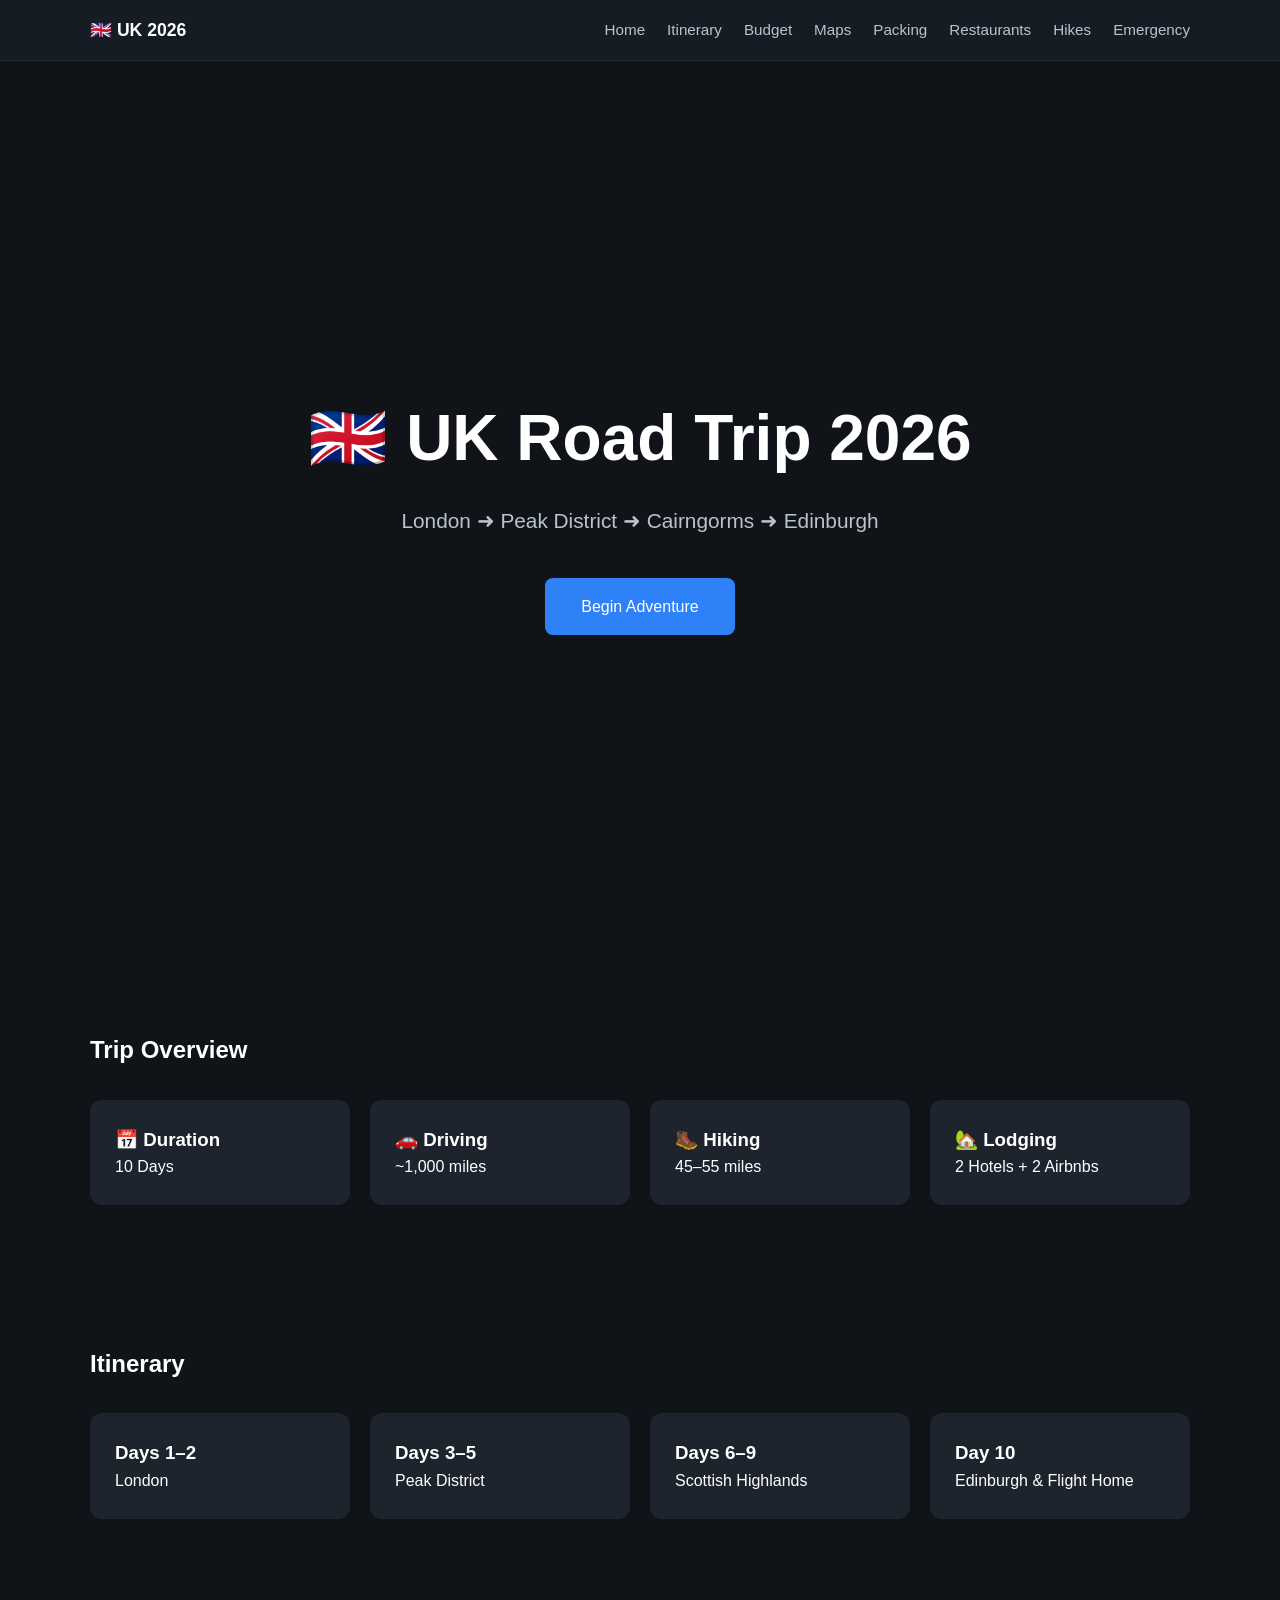
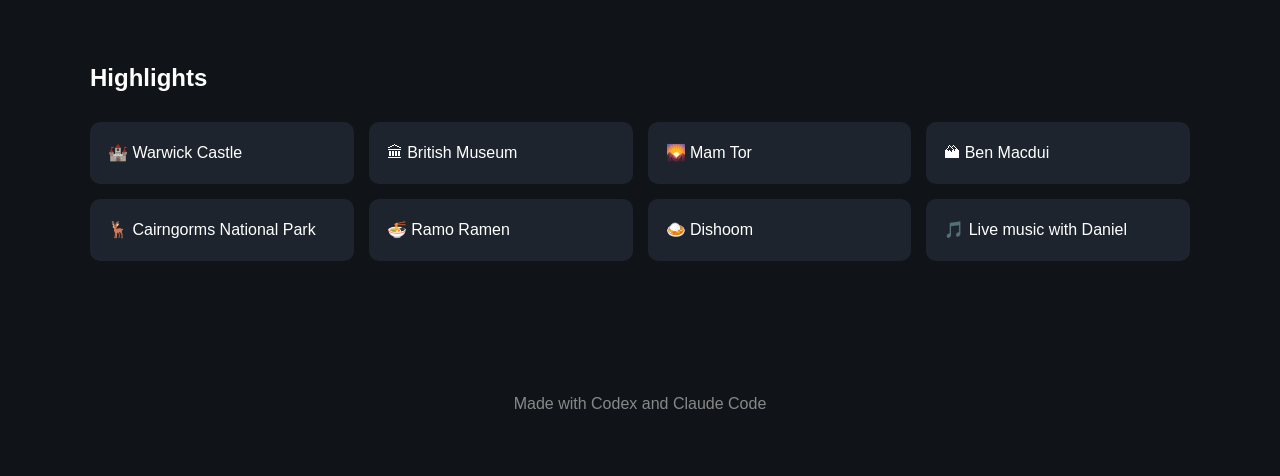
<file: index.html>
<!DOCTYPE html>
<html lang="en">

<head>
    <meta charset="UTF-8">
    <meta name="viewport" content="width=device-width, initial-scale=1.0">

    <title>UK Road Trip 2026</title>

    <link rel="stylesheet" href="CSS/style.css">
</head>

<body>

    <nav class="site-nav">
        <div class="nav-inner">
            <a class="nav-logo" href="index.html">🇬🇧 UK 2026</a>
            <div class="nav-links">
                <a href="index.html">Home</a>
                <a href="itinerary.html">Itinerary</a>
                <a href="budget.html">Budget</a>
                <a href="map.html">Maps</a>
                <a href="packing.html">Packing</a>
                <a href="restaurants.html">Restaurants</a>
                <a href="hikes.html">Hikes</a>
                <a href="emergency.html">Emergency</a>
            </div>
        </div>
    </nav>

    <header>

        <h1>🇬🇧 UK Road Trip 2026</h1>

        <p class="subtitle">
            London ➜ Peak District ➜ Cairngorms ➜ Edinburgh
        </p>

        <a class="button" href="#overview">
            Begin Adventure
        </a>

    </header>

    <section id="overview">

        <h2>Trip Overview</h2>

        <div class="cards">

            <div class="card">
                <h3>📅 Duration</h3>
                <p>10 Days</p>
            </div>

            <div class="card">
                <h3>🚗 Driving</h3>
                <p>~1,000 miles</p>
            </div>

            <div class="card">
                <h3>🥾 Hiking</h3>
                <p>45–55 miles</p>
            </div>

            <div class="card">
                <h3>🏡 Lodging</h3>
                <p>2 Hotels + 2 Airbnbs</p>
            </div>

        </div>

    </section>

    <section>

        <h2>Itinerary</h2>

        <div class="cards">

            <a class="day" href="itinerary.html#day-1">
                <h3>Days 1–2</h3>
                <p>London</p>
            </a>

            <a class="day" href="itinerary.html#day-3">
                <h3>Days 3–5</h3>
                <p>Peak District</p>
            </a>

            <a class="day" href="itinerary.html#day-6">
                <h3>Days 6–9</h3>
                <p>Scottish Highlands</p>
            </a>

            <a class="day" href="itinerary.html#day-10">
                <h3>Day 10</h3>
                <p>Edinburgh & Flight Home</p>
            </a>

        </div>

    </section>

    <section>

        <h2>Highlights</h2>

        <ul class="highlight-list">

            <li>🏰 Warwick Castle</li>
            <li>🏛 British Museum</li>
            <li>🌄 Mam Tor</li>
            <li>🏔 Ben Macdui</li>
            <li>🦌 Cairngorms National Park</li>
            <li>🍜 Ramo Ramen</li>
            <li>🍛 Dishoom</li>
            <li>🎵 Live music with Daniel</li>

        </ul>

    </section>

    <footer>

        Made with Codex and Claude Code

    </footer>

    <script src="js/main.js"></script>

</body>

</html>
</file>
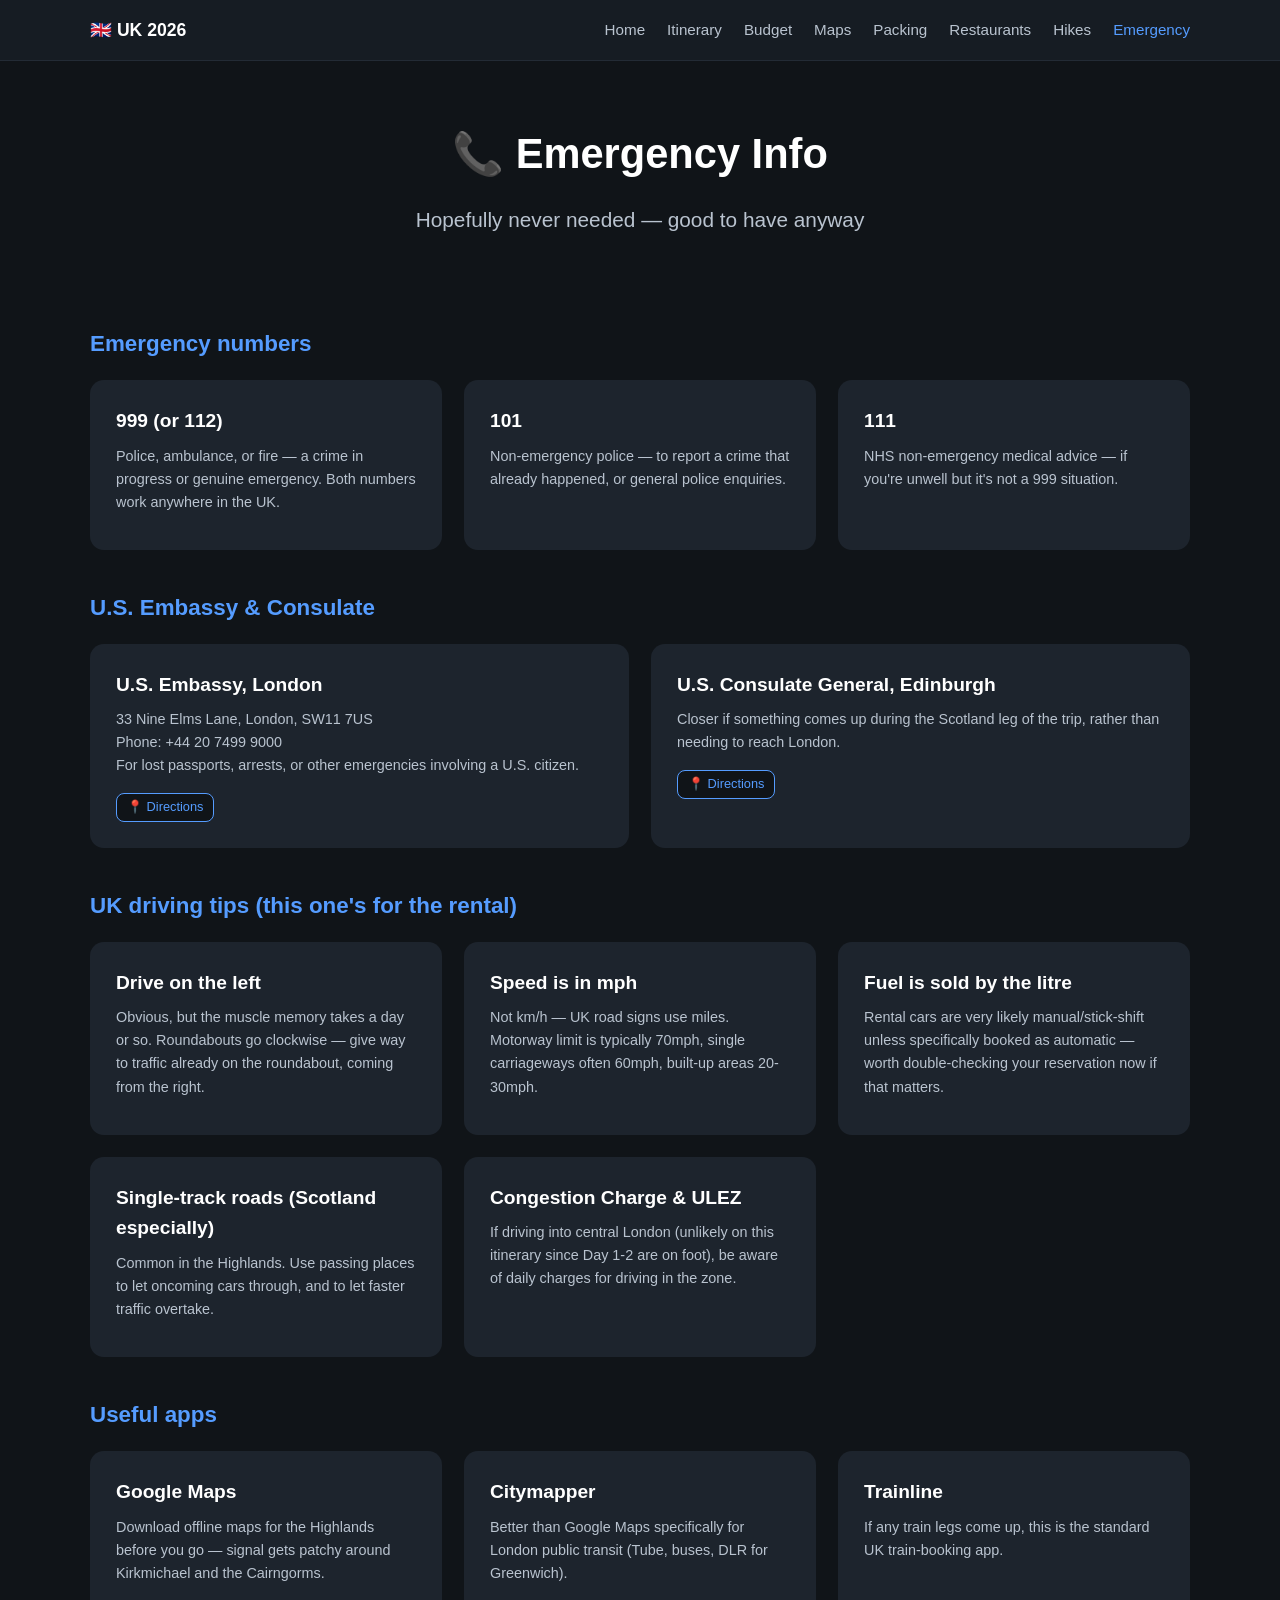
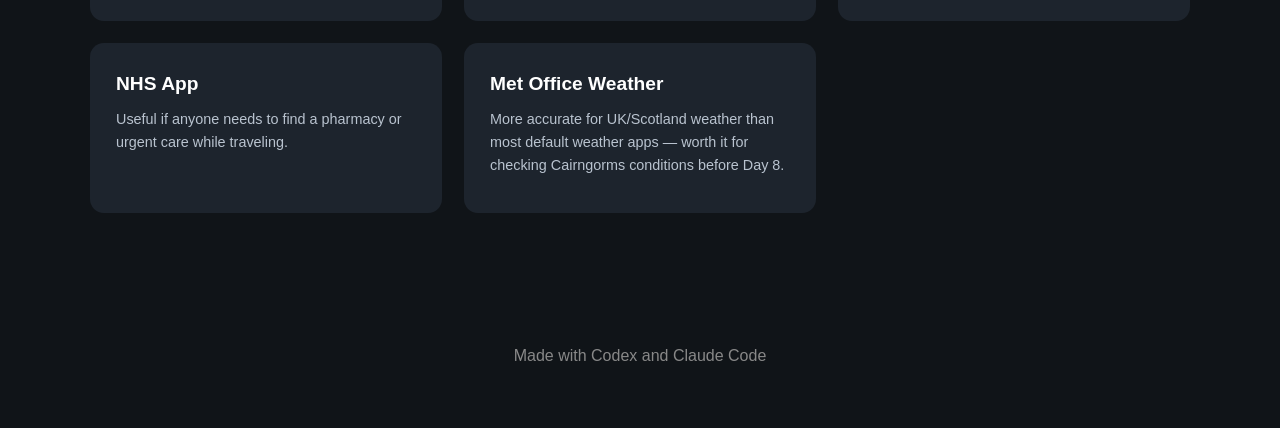
<file: emergency.html>
<!DOCTYPE html>
<html lang="en">

<head>
    <meta charset="UTF-8">
    <meta name="viewport" content="width=device-width, initial-scale=1.0">

    <title>Emergency Info - UK Road Trip 2026</title>

    <link rel="stylesheet" href="CSS/style.css">
</head>

<body>

    <nav class="site-nav">
        <div class="nav-inner">
            <a class="nav-logo" href="index.html">🇬🇧 UK 2026</a>
            <div class="nav-links">
                <a href="index.html">Home</a>
                <a href="itinerary.html">Itinerary</a>
                <a href="budget.html">Budget</a>
                <a href="map.html">Maps</a>
                <a href="packing.html">Packing</a>
                <a href="restaurants.html">Restaurants</a>
                <a href="hikes.html">Hikes</a>
                <a href="emergency.html" class="active">Emergency</a>
            </div>
        </div>
    </nav>

    <div class="page-header">
        <h1>📞 Emergency Info</h1>
        <p class="subtitle">Hopefully never needed — good to have anyway</p>
    </div>

    <section>

        <h2 class="section-heading">Emergency numbers</h2>

        <div class="card-grid">

            <div class="info-card">
                <h3>999 (or 112)</h3>
                <p>Police, ambulance, or fire — a crime in progress or genuine emergency. Both numbers work anywhere in the UK.</p>
            </div>

            <div class="info-card">
                <h3>101</h3>
                <p>Non-emergency police — to report a crime that already happened, or general police enquiries.</p>
            </div>

            <div class="info-card">
                <h3>111</h3>
                <p>NHS non-emergency medical advice — if you're unwell but it's not a 999 situation.</p>
            </div>

        </div>

        <h2 class="section-heading">U.S. Embassy & Consulate</h2>

        <div class="card-grid">

            <div class="info-card">
                <h3>U.S. Embassy, London</h3>
                <p>33 Nine Elms Lane, London, SW11 7US<br>Phone: +44 20 7499 9000<br>For lost passports, arrests, or other emergencies involving a U.S. citizen.</p>
                <div class="tag-row">
                    <a class="tag map-btn" target="_blank" rel="noopener" href="https://www.google.com/maps/dir/?api=1&destination=US+Embassy+London">📍 Directions</a>
                </div>
            </div>

            <div class="info-card">
                <h3>U.S. Consulate General, Edinburgh</h3>
                <p>Closer if something comes up during the Scotland leg of the trip, rather than needing to reach London.</p>
                <div class="tag-row">
                    <a class="tag map-btn" target="_blank" rel="noopener" href="https://www.google.com/maps/dir/?api=1&destination=US+Consulate+General+Edinburgh">📍 Directions</a>
                </div>
            </div>

        </div>

        <h2 class="section-heading">UK driving tips (this one's for the rental)</h2>

        <div class="card-grid">

            <div class="info-card">
                <h3>Drive on the left</h3>
                <p>Obvious, but the muscle memory takes a day or so. Roundabouts go clockwise — give way to traffic already on the roundabout, coming from the right.</p>
            </div>

            <div class="info-card">
                <h3>Speed is in mph</h3>
                <p>Not km/h — UK road signs use miles. Motorway limit is typically 70mph, single carriageways often 60mph, built-up areas 20-30mph.</p>
            </div>

            <div class="info-card">
                <h3>Fuel is sold by the litre</h3>
                <p>Rental cars are very likely manual/stick-shift unless specifically booked as automatic — worth double-checking your reservation now if that matters.</p>
            </div>

            <div class="info-card">
                <h3>Single-track roads (Scotland especially)</h3>
                <p>Common in the Highlands. Use passing places to let oncoming cars through, and to let faster traffic overtake.</p>
            </div>

            <div class="info-card">
                <h3>Congestion Charge & ULEZ</h3>
                <p>If driving into central London (unlikely on this itinerary since Day 1-2 are on foot), be aware of daily charges for driving in the zone.</p>
            </div>

        </div>

        <h2 class="section-heading">Useful apps</h2>

        <div class="card-grid">

            <div class="info-card">
                <h3>Google Maps</h3>
                <p>Download offline maps for the Highlands before you go — signal gets patchy around Kirkmichael and the Cairngorms.</p>
            </div>

            <div class="info-card">
                <h3>Citymapper</h3>
                <p>Better than Google Maps specifically for London public transit (Tube, buses, DLR for Greenwich).</p>
            </div>

            <div class="info-card">
                <h3>Trainline</h3>
                <p>If any train legs come up, this is the standard UK train-booking app.</p>
            </div>

            <div class="info-card">
                <h3>NHS App</h3>
                <p>Useful if anyone needs to find a pharmacy or urgent care while traveling.</p>
            </div>

            <div class="info-card">
                <h3>Met Office Weather</h3>
                <p>More accurate for UK/Scotland weather than most default weather apps — worth it for checking Cairngorms conditions before Day 8.</p>
            </div>

        </div>

    </section>

    <footer>
        Made with Codex and Claude Code
    </footer>

    <script src="js/main.js"></script>

</body>

</html>
</file>
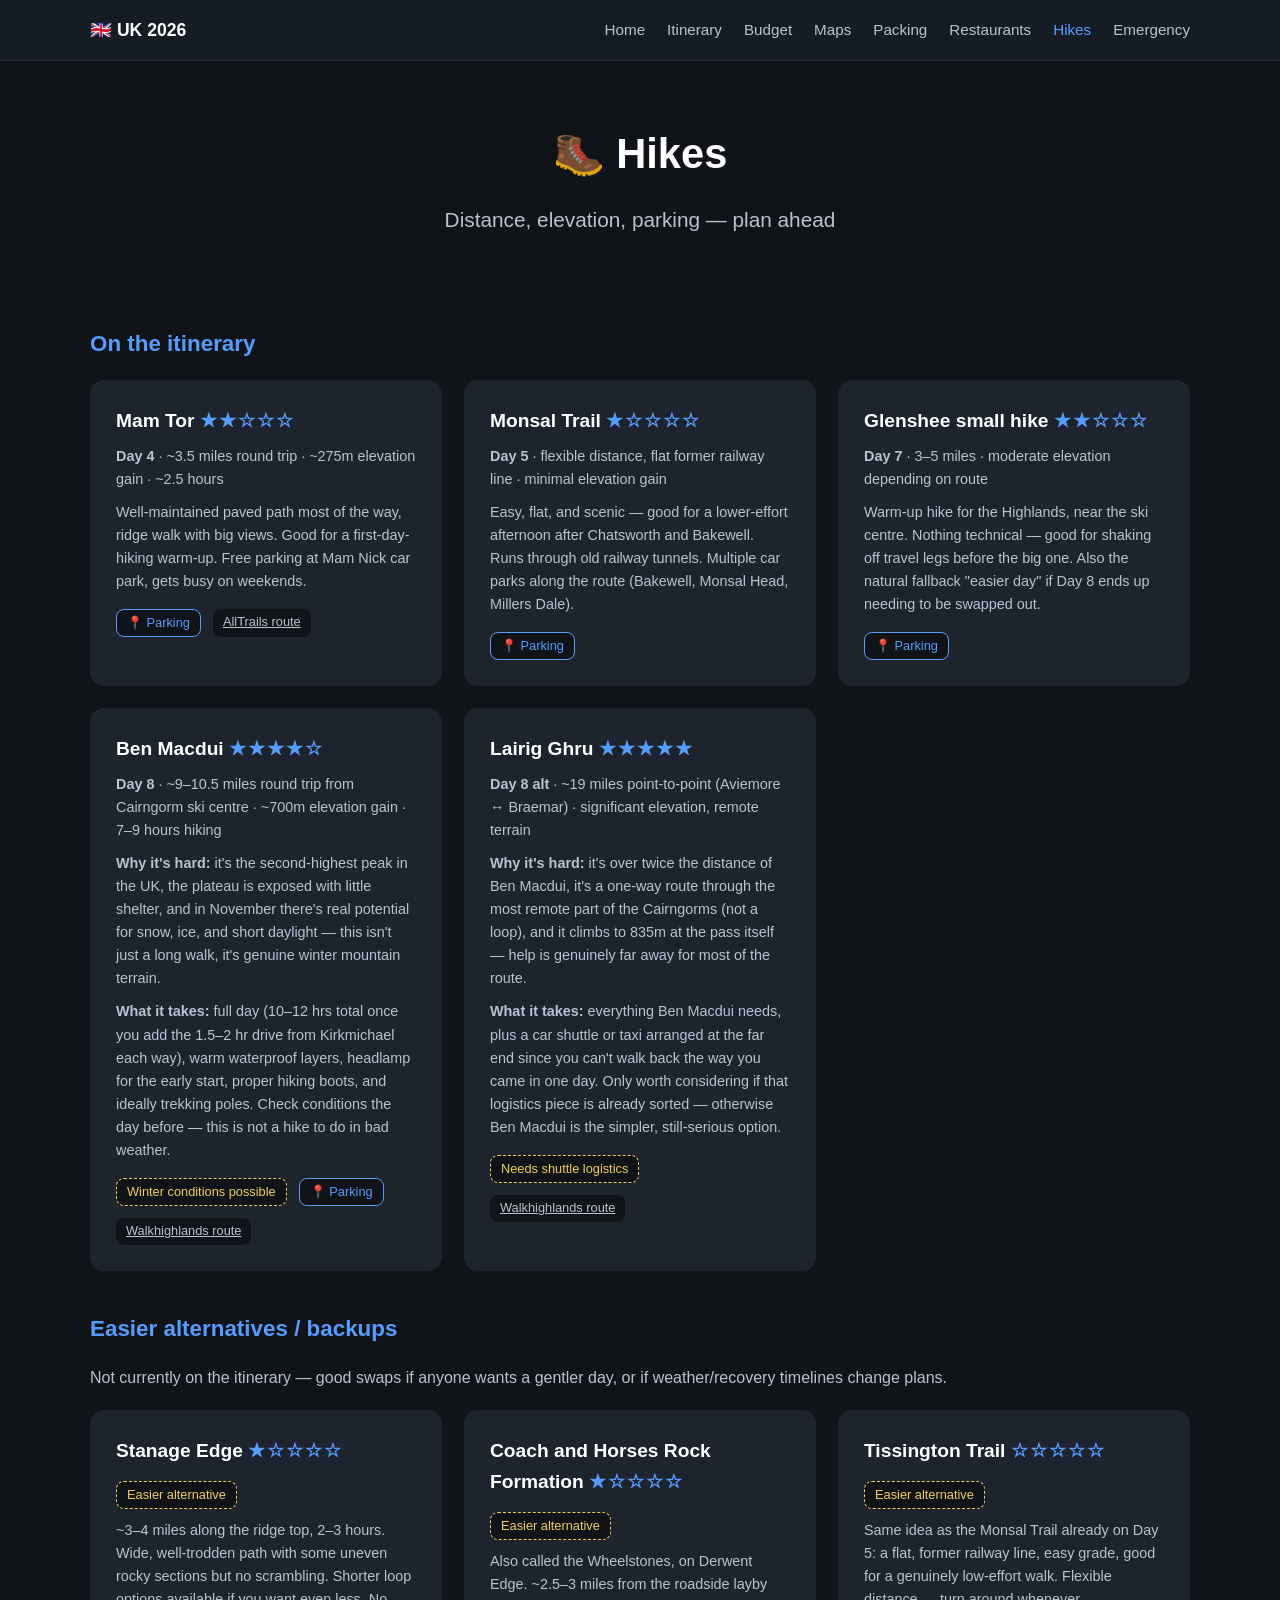
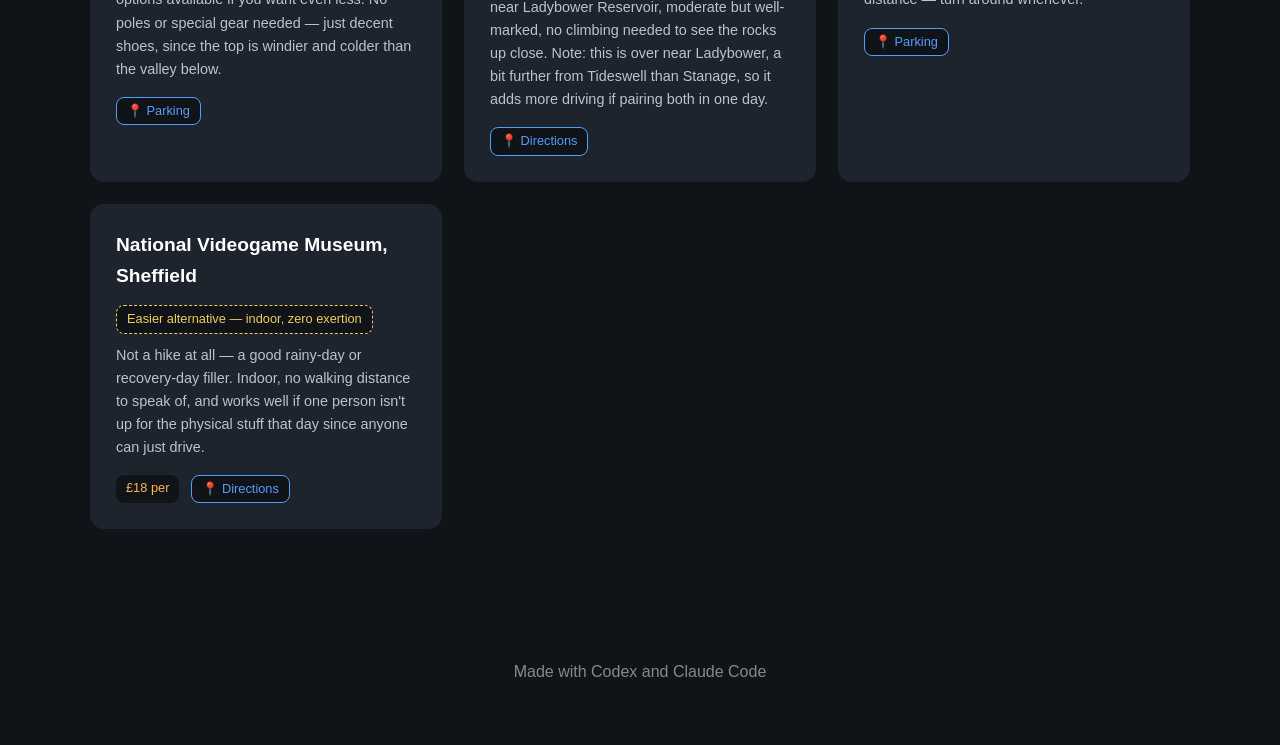
<file: hikes.html>
<!DOCTYPE html>
<html lang="en">

<head>
    <meta charset="UTF-8">
    <meta name="viewport" content="width=device-width, initial-scale=1.0">

    <title>Hikes - UK Road Trip 2026</title>

    <link rel="stylesheet" href="CSS/style.css">
</head>

<body>

    <nav class="site-nav">
        <div class="nav-inner">
            <a class="nav-logo" href="index.html">🇬🇧 UK 2026</a>
            <div class="nav-links">
                <a href="index.html">Home</a>
                <a href="itinerary.html">Itinerary</a>
                <a href="budget.html">Budget</a>
                <a href="map.html">Maps</a>
                <a href="packing.html">Packing</a>
                <a href="restaurants.html">Restaurants</a>
                <a href="hikes.html" class="active">Hikes</a>
                <a href="emergency.html">Emergency</a>
            </div>
        </div>
    </nav>

    <div class="page-header">
        <h1>🥾 Hikes</h1>
        <p class="subtitle">Distance, elevation, parking — plan ahead</p>
    </div>

    <section>

        <h2 class="section-heading">On the itinerary</h2>

        <div class="card-grid">

            <div class="info-card">
                <h3>Mam Tor <span class="stars">★★☆☆☆</span></h3>
                <p><strong>Day 4</strong> · ~3.5 miles round trip · ~275m elevation gain · ~2.5 hours</p>
                <p>Well-maintained paved path most of the way, ridge walk with big views. Good for a first-day-hiking warm-up. Free parking at Mam Nick car park, gets busy on weekends.</p>
                <div class="tag-row">
                    <a class="tag map-btn" target="_blank" rel="noopener" href="https://www.google.com/maps/dir/?api=1&destination=Mam+Nick+Car+Park">📍 Parking</a>
                    <a class="tag" target="_blank" rel="noopener" href="https://www.alltrails.com/en-gb/trail/england/derbyshire/mam-tor-circular">AllTrails route</a>
                </div>
            </div>

            <div class="info-card">
                <h3>Monsal Trail <span class="stars">★☆☆☆☆</span></h3>
                <p><strong>Day 5</strong> · flexible distance, flat former railway line · minimal elevation gain</p>
                <p>Easy, flat, and scenic — good for a lower-effort afternoon after Chatsworth and Bakewell. Runs through old railway tunnels. Multiple car parks along the route (Bakewell, Monsal Head, Millers Dale).</p>
                <div class="tag-row">
                    <a class="tag map-btn" target="_blank" rel="noopener" href="https://www.google.com/maps/dir/?api=1&destination=Monsal+Head+Car+Park">📍 Parking</a>
                </div>
            </div>

            <div class="info-card">
                <h3>Glenshee small hike <span class="stars">★★☆☆☆</span></h3>
                <p><strong>Day 7</strong> · 3–5 miles · moderate elevation depending on route</p>
                <p>Warm-up hike for the Highlands, near the ski centre. Nothing technical — good for shaking off travel legs before the big one. Also the natural fallback "easier day" if Day 8 ends up needing to be swapped out.</p>
                <div class="tag-row">
                    <a class="tag map-btn" target="_blank" rel="noopener" href="https://www.google.com/maps/dir/?api=1&destination=Glenshee+Ski+Centre">📍 Parking</a>
                </div>
            </div>

            <div class="info-card">
                <h3>Ben Macdui <span class="stars">★★★★☆</span></h3>
                <p><strong>Day 8</strong> · ~9–10.5 miles round trip from Cairngorm ski centre · ~700m elevation gain · 7–9 hours hiking</p>
                <p><strong>Why it's hard:</strong> it's the second-highest peak in the UK, the plateau is exposed with little shelter, and in November there's real potential for snow, ice, and short daylight — this isn't just a long walk, it's genuine winter mountain terrain.</p>
                <p><strong>What it takes:</strong> full day (10–12 hrs total once you add the 1.5–2 hr drive from Kirkmichael each way), warm waterproof layers, headlamp for the early start, proper hiking boots, and ideally trekking poles. Check conditions the day before — this is not a hike to do in bad weather.</p>
                <div class="tag-row">
                    <span class="tag maybe">Winter conditions possible</span>
                    <a class="tag map-btn" target="_blank" rel="noopener" href="https://www.google.com/maps/dir/?api=1&destination=Cairngorm+Mountain+Car+Park">📍 Parking</a>
                    <a class="tag" target="_blank" rel="noopener" href="https://www.walkhighlands.co.uk/munros/ben-macdui">Walkhighlands route</a>
                </div>
            </div>

            <div class="info-card">
                <h3>Lairig Ghru <span class="stars">★★★★★</span></h3>
                <p><strong>Day 8 alt</strong> · ~19 miles point-to-point (Aviemore ↔ Braemar) · significant elevation, remote terrain</p>
                <p><strong>Why it's hard:</strong> it's over twice the distance of Ben Macdui, it's a one-way route through the most remote part of the Cairngorms (not a loop), and it climbs to 835m at the pass itself — help is genuinely far away for most of the route.</p>
                <p><strong>What it takes:</strong> everything Ben Macdui needs, plus a car shuttle or taxi arranged at the far end since you can't walk back the way you came in one day. Only worth considering if that logistics piece is already sorted — otherwise Ben Macdui is the simpler, still-serious option.</p>
                <div class="tag-row">
                    <span class="tag maybe">Needs shuttle logistics</span>
                    <a class="tag" target="_blank" rel="noopener" href="https://www.walkhighlands.co.uk/cairngorms/lairig-ghru.shtml">Walkhighlands route</a>
                </div>
            </div>

        </div>

        <h2 class="section-heading">Easier alternatives / backups</h2>
        <p style="color:#b9c3cf;margin-bottom:20px;">Not currently on the itinerary — good swaps if anyone wants a gentler day, or if weather/recovery timelines change plans.</p>

        <div class="card-grid">

            <div class="info-card">
                <h3>Stanage Edge <span class="stars">★☆☆☆☆</span></h3>
                <p><span class="tag maybe">Easier alternative</span></p>
                <p>~3–4 miles along the ridge top, 2–3 hours. Wide, well-trodden path with some uneven rocky sections but no scrambling. Shorter loop options available if you want even less. No poles or special gear needed — just decent shoes, since the top is windier and colder than the valley below.</p>
                <div class="tag-row">
                    <a class="tag map-btn" target="_blank" rel="noopener" href="https://www.google.com/maps/dir/?api=1&destination=Stanage+Edge+Car+Park">📍 Parking</a>
                </div>
            </div>

            <div class="info-card">
                <h3>Coach and Horses Rock Formation <span class="stars">★☆☆☆☆</span></h3>
                <p><span class="tag maybe">Easier alternative</span></p>
                <p>Also called the Wheelstones, on Derwent Edge. ~2.5–3 miles from the roadside layby near Ladybower Reservoir, moderate but well-marked, no climbing needed to see the rocks up close. Note: this is over near Ladybower, a bit further from Tideswell than Stanage, so it adds more driving if pairing both in one day.</p>
                <div class="tag-row">
                    <a class="tag map-btn" target="_blank" rel="noopener" href="https://www.google.com/maps/dir/?api=1&destination=Derwent+Edge+Layby+A57">📍 Directions</a>
                </div>
            </div>

            <div class="info-card">
                <h3>Tissington Trail <span class="stars">☆☆☆☆☆</span></h3>
                <p><span class="tag maybe">Easier alternative</span></p>
                <p>Same idea as the Monsal Trail already on Day 5: a flat, former railway line, easy grade, good for a genuinely low-effort walk. Flexible distance — turn around whenever.</p>
                <div class="tag-row">
                    <a class="tag map-btn" target="_blank" rel="noopener" href="https://www.google.com/maps/dir/?api=1&destination=Tissington+Trail+Car+Park">📍 Parking</a>
                </div>
            </div>

            <div class="info-card">
                <h3>National Videogame Museum, Sheffield</h3>
                <p><span class="tag maybe">Easier alternative — indoor, zero exertion</span></p>
                <p>Not a hike at all — a good rainy-day or recovery-day filler. Indoor, no walking distance to speak of, and works well if one person isn't up for the physical stuff that day since anyone can just drive.</p>
                <div class="tag-row">
                    <span class="tag price">£18 per</span>
                    <a class="tag map-btn" target="_blank" rel="noopener" href="https://www.google.com/maps/dir/?api=1&destination=National+Videogame+Museum+Sheffield">📍 Directions</a>
                </div>
            </div>

        </div>

    </section>

    <footer>
        Made with Codex and Claude Code
    </footer>

    <script src="js/main.js"></script>

</body>

</html>
</file>
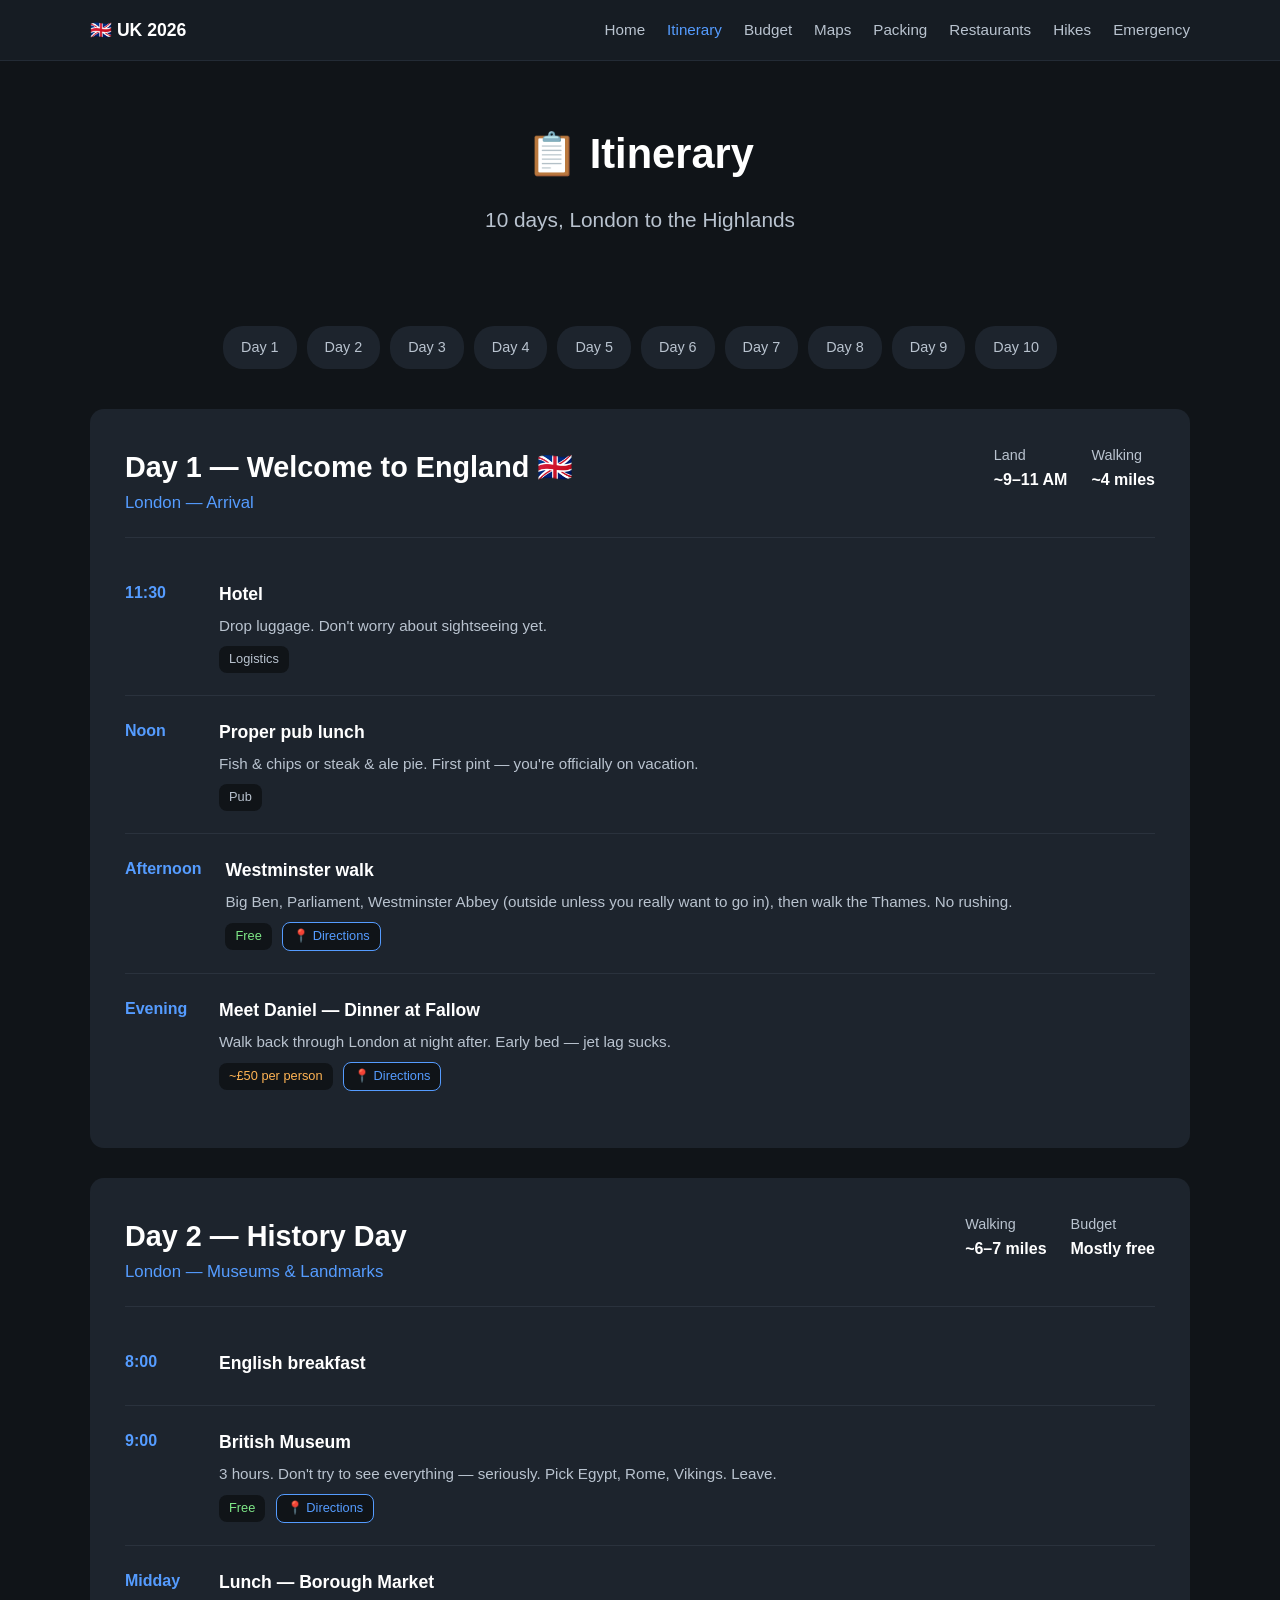
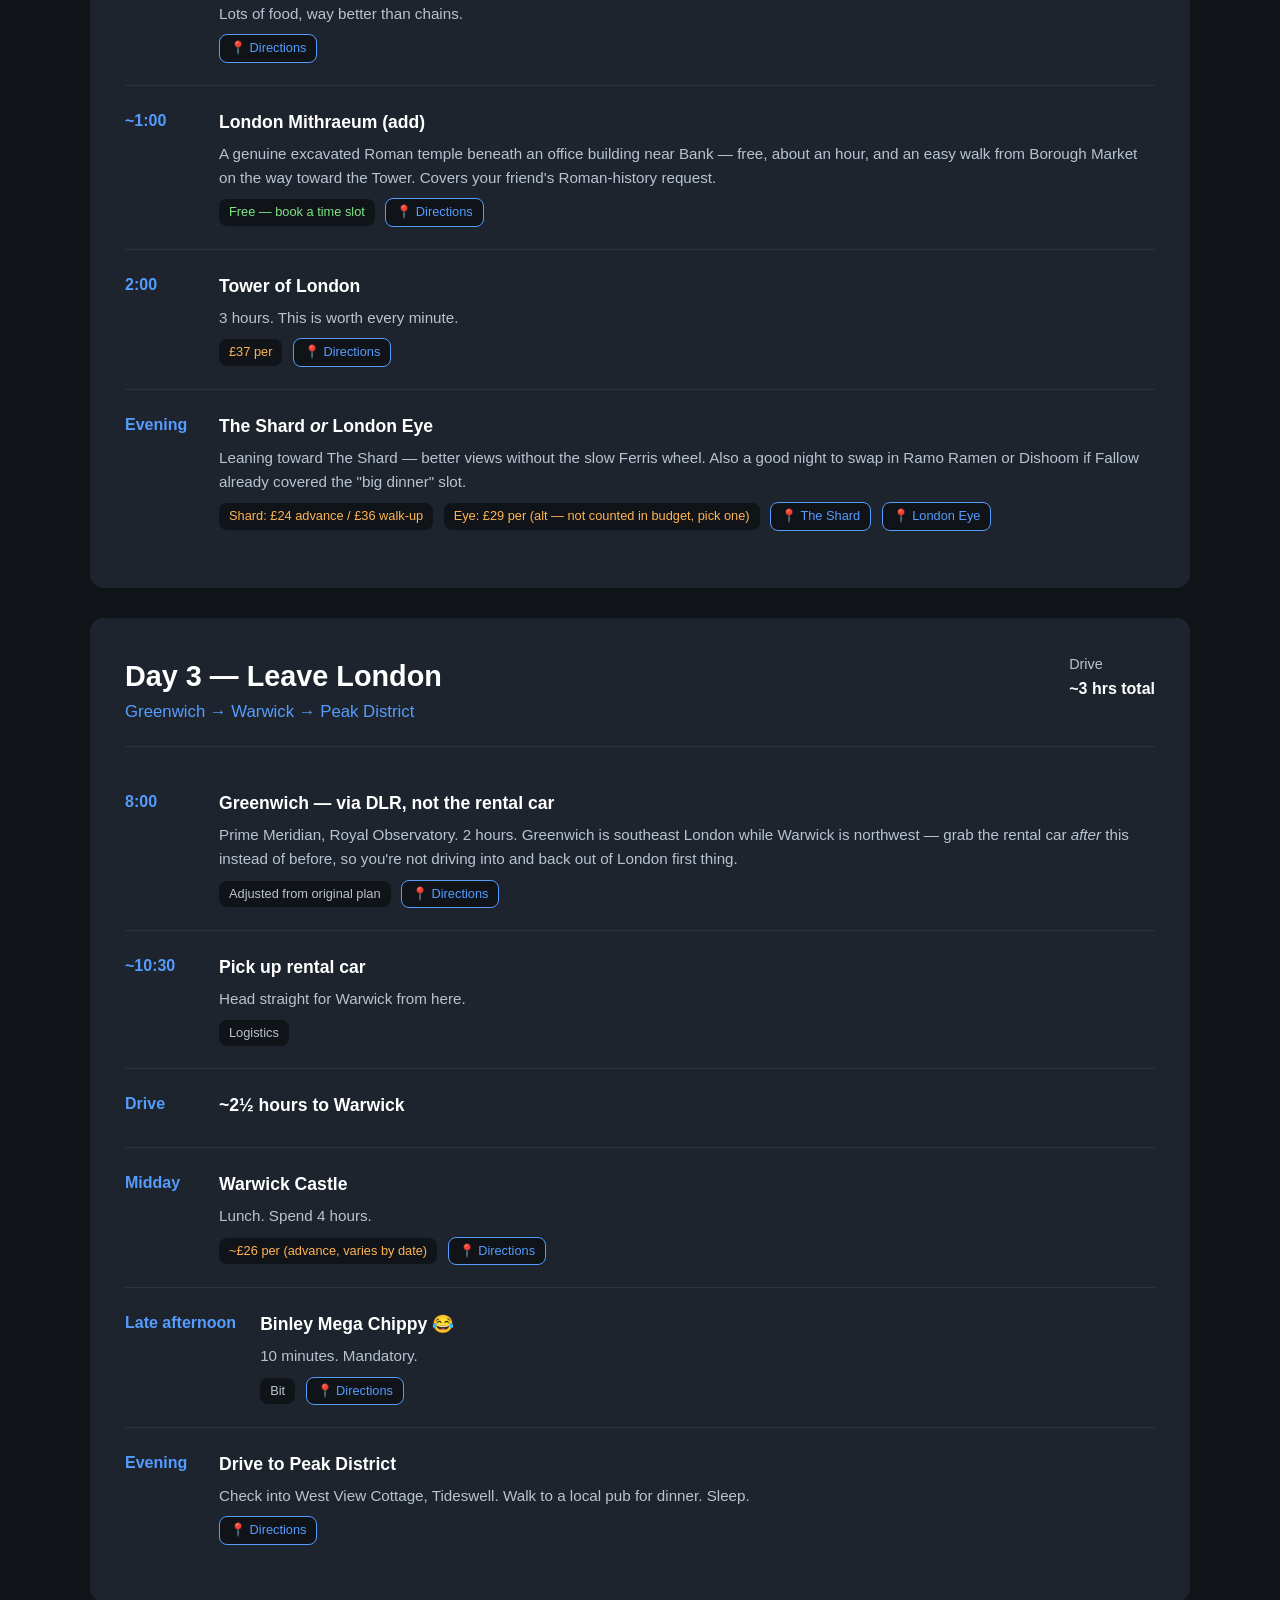
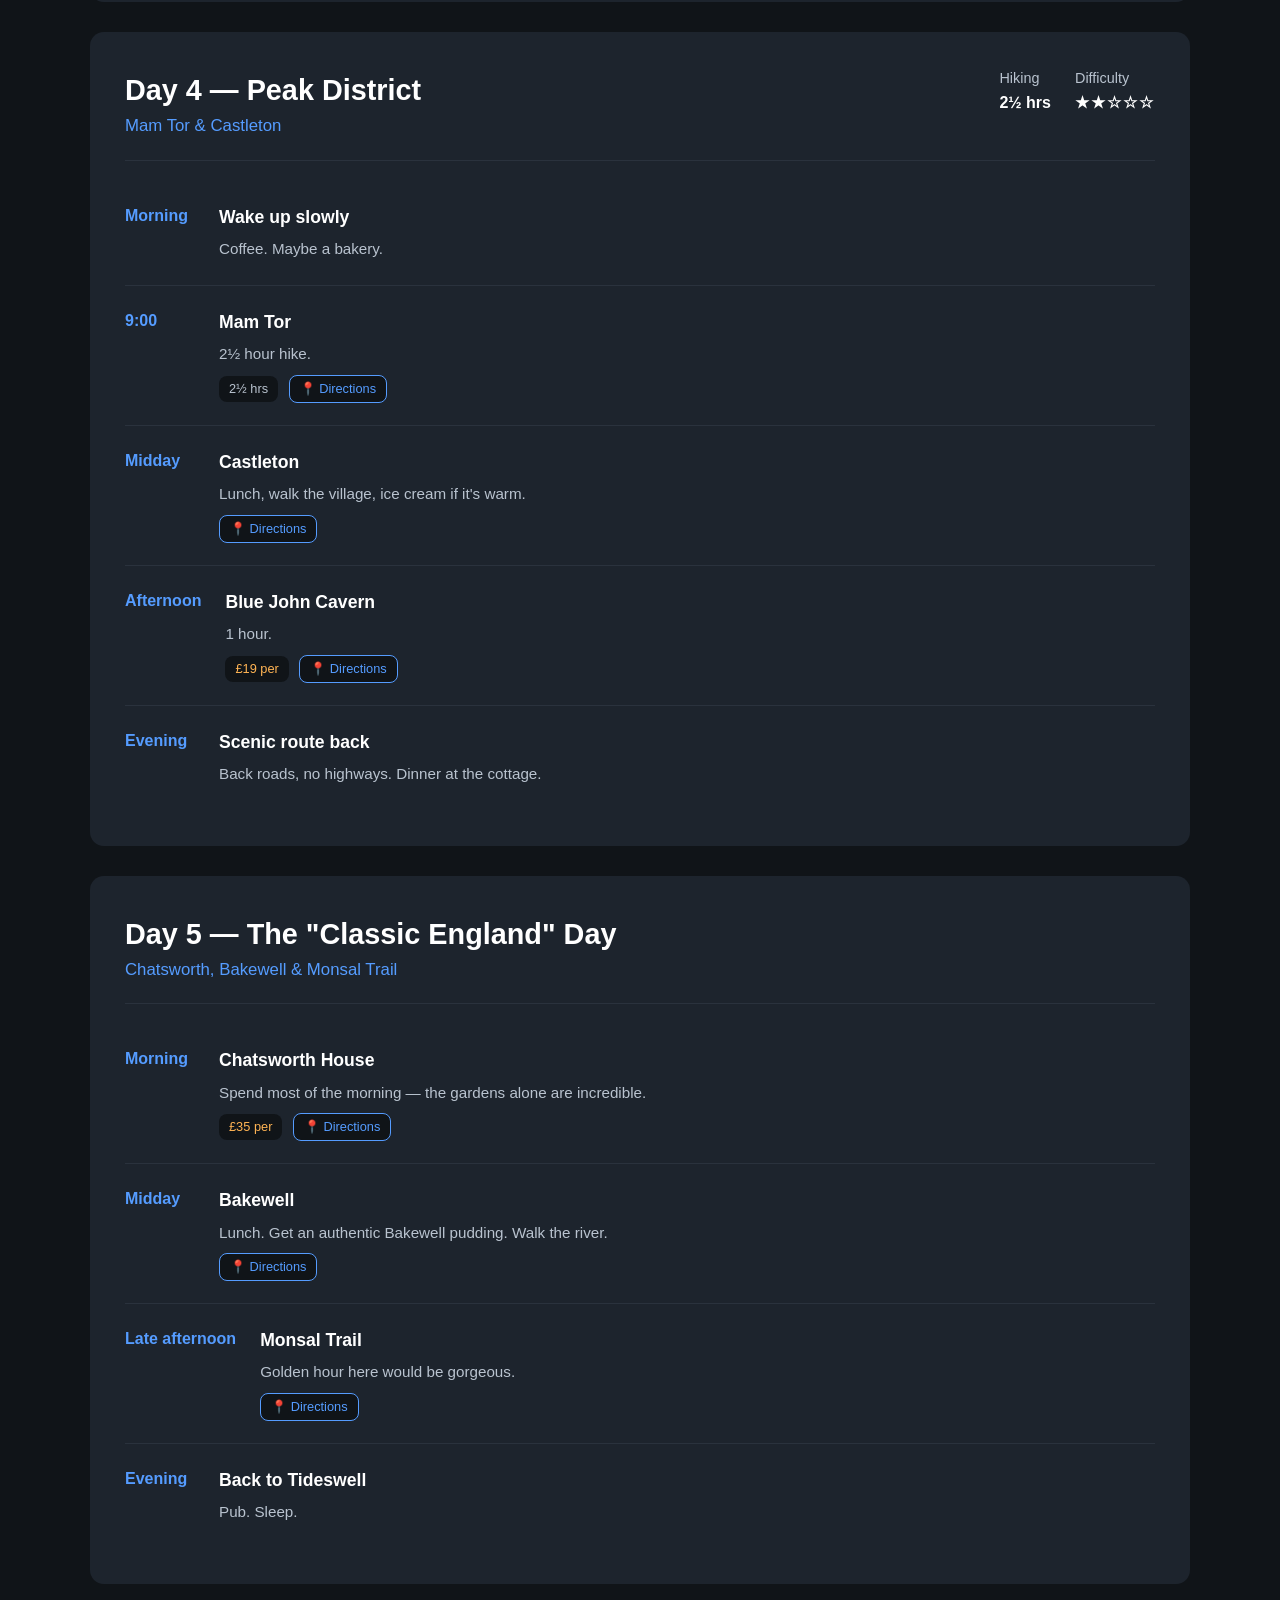
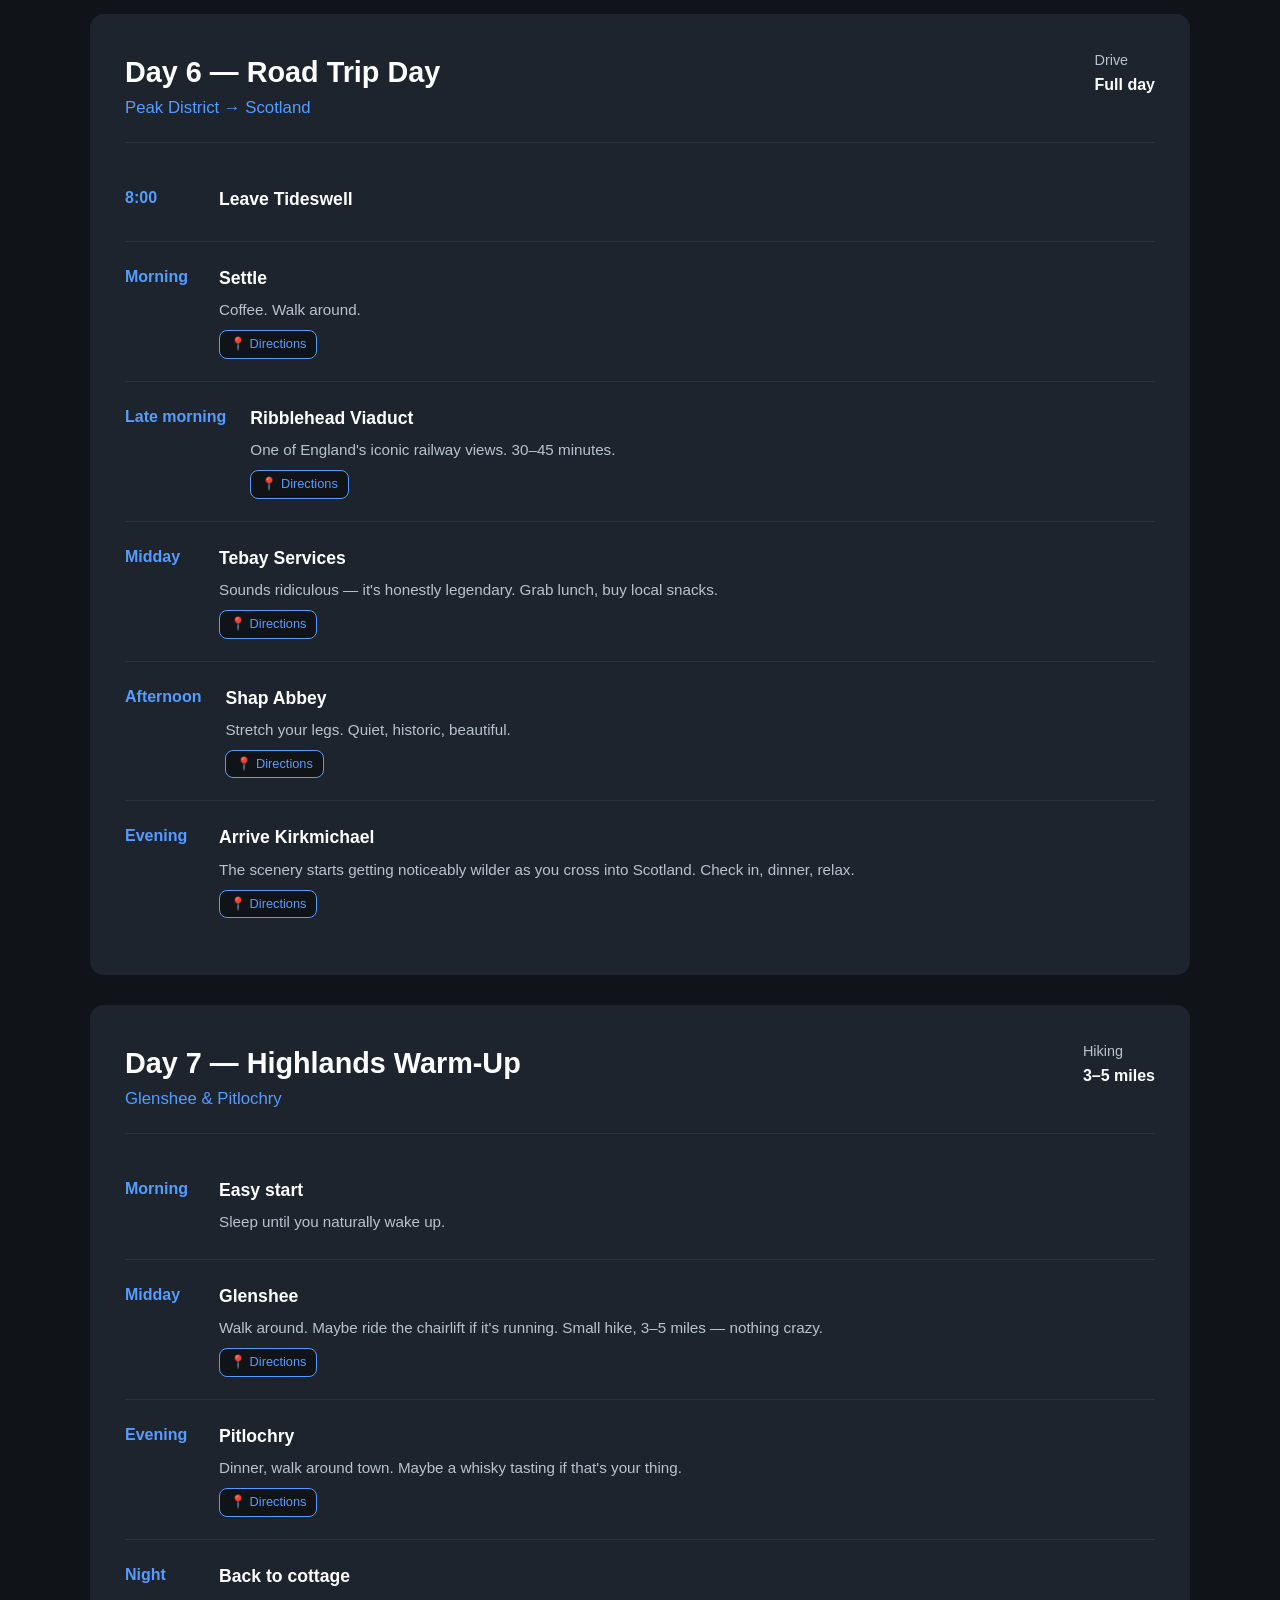
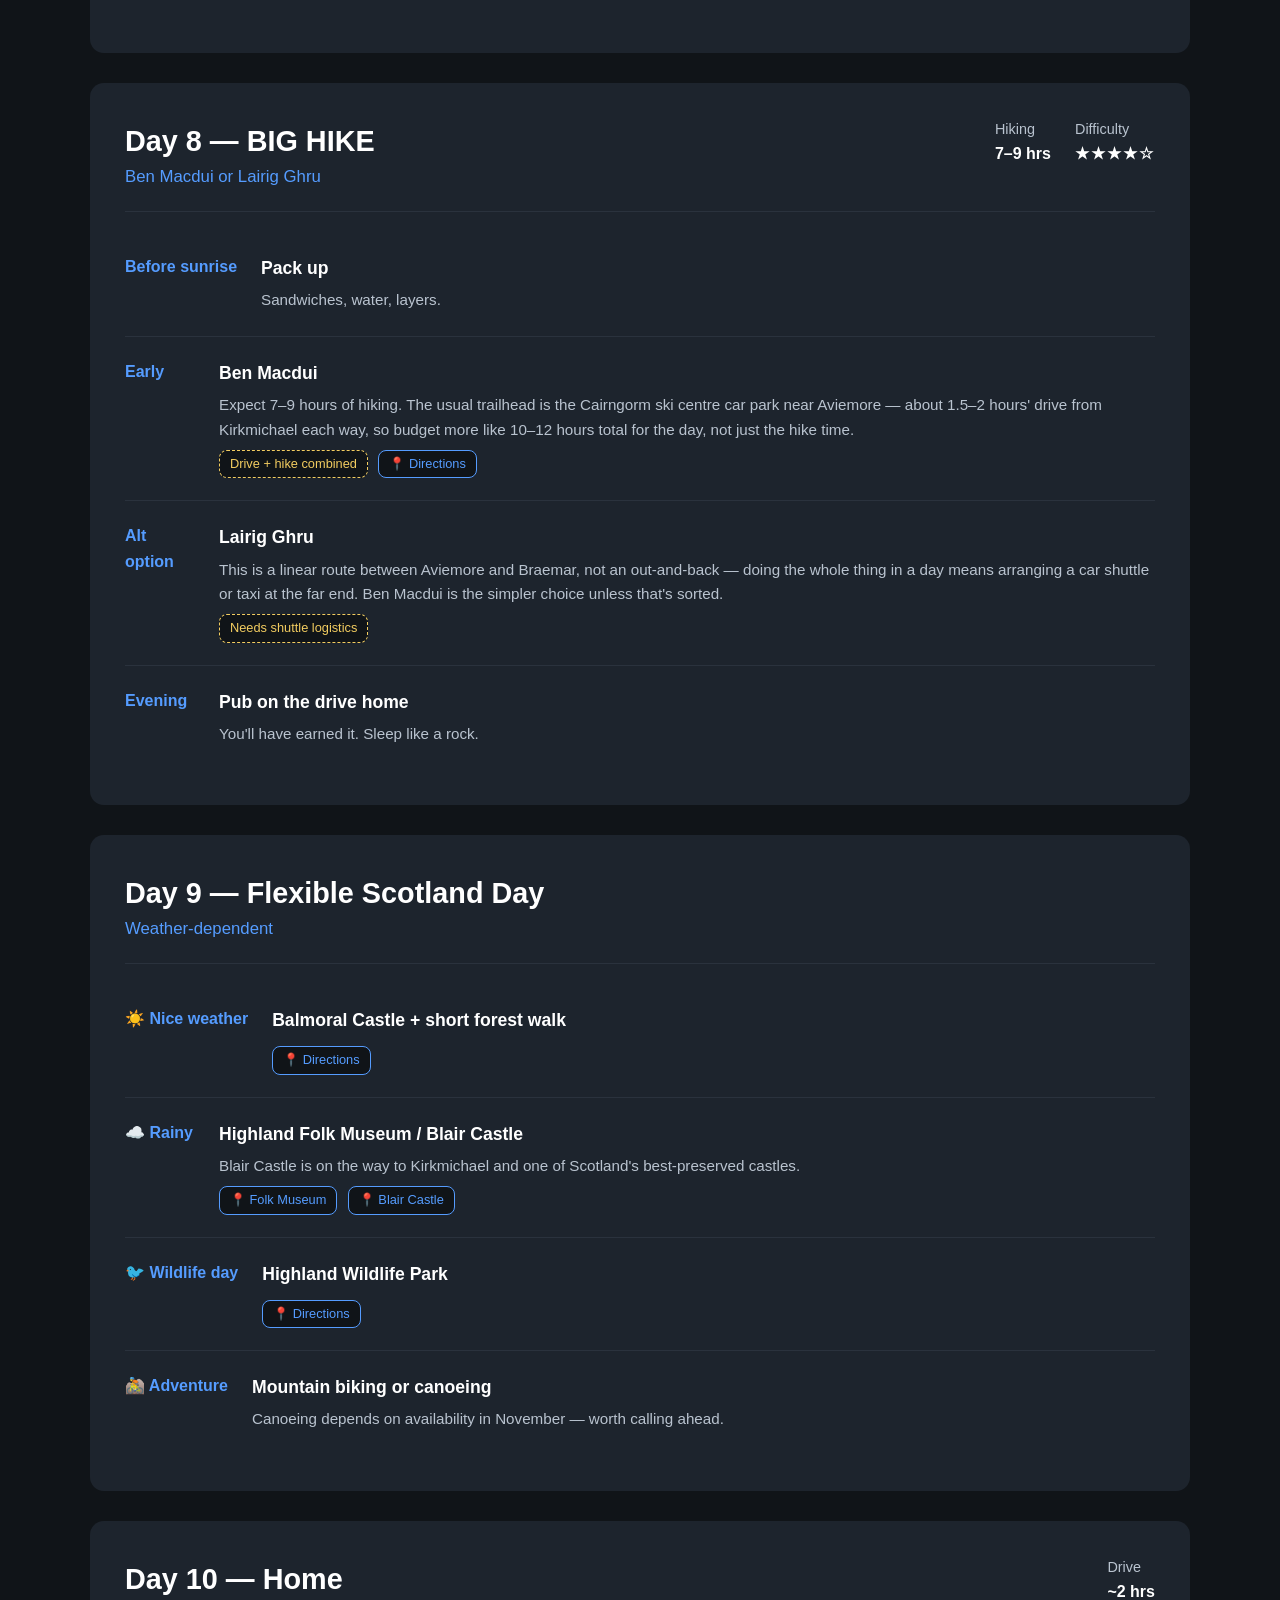
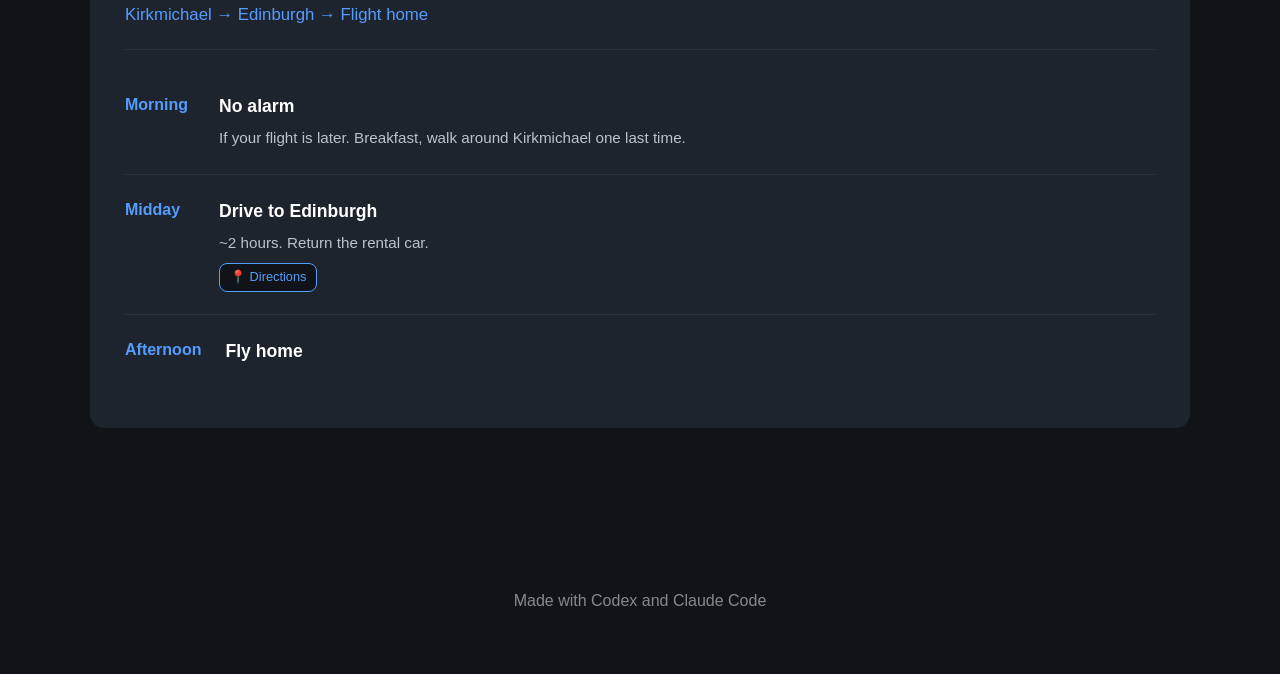
<file: itinerary.html>
<!DOCTYPE html>
<html lang="en">

<head>
    <meta charset="UTF-8">
    <meta name="viewport" content="width=device-width, initial-scale=1.0">

    <title>Itinerary - UK Road Trip 2026</title>

    <link rel="stylesheet" href="CSS/style.css">
</head>

<body>

    <nav class="site-nav">
        <div class="nav-inner">
            <a class="nav-logo" href="index.html">🇬🇧 UK 2026</a>
            <div class="nav-links">
                <a href="index.html">Home</a>
                <a href="itinerary.html" class="active">Itinerary</a>
                <a href="budget.html">Budget</a>
                <a href="map.html">Maps</a>
                <a href="packing.html">Packing</a>
                <a href="restaurants.html">Restaurants</a>
                <a href="hikes.html">Hikes</a>
                <a href="emergency.html">Emergency</a>
            </div>
        </div>
    </nav>

    <div class="page-header">
        <h1>📋 Itinerary</h1>
        <p class="subtitle">10 days, London to the Highlands</p>
    </div>

    <section>

        <div class="day-tabs">
            <a href="#day-1">Day 1</a>
            <a href="#day-2">Day 2</a>
            <a href="#day-3">Day 3</a>
            <a href="#day-4">Day 4</a>
            <a href="#day-5">Day 5</a>
            <a href="#day-6">Day 6</a>
            <a href="#day-7">Day 7</a>
            <a href="#day-8">Day 8</a>
            <a href="#day-9">Day 9</a>
            <a href="#day-10">Day 10</a>
        </div>

        <!-- DAY 1 -->
        <div class="day-block" id="day-1">
            <div class="day-block-header">
                <div>
                    <h2>Day 1 — Welcome to England 🇬🇧</h2>
                    <p class="day-location">London — Arrival</p>
                </div>
                <div class="day-stats">
                    <span>Land<strong>~9–11 AM</strong></span>
                    <span>Walking<strong>~4 miles</strong></span>
                </div>
            </div>

            <div class="timeline">

                <div class="time-block">
                    <div class="time">11:30</div>
                    <div class="details">
                        <h4>Hotel</h4>
                        <p>Drop luggage. Don't worry about sightseeing yet.</p>
                        <span class="tag">Logistics</span>
                    </div>
                </div>

                <div class="time-block">
                    <div class="time">Noon</div>
                    <div class="details">
                        <h4>Proper pub lunch</h4>
                        <p>Fish & chips or steak & ale pie. First pint — you're officially on vacation.</p>
                        <span class="tag">Pub</span>
                    </div>
                </div>

                <div class="time-block">
                    <div class="time">Afternoon</div>
                    <div class="details">
                        <h4>Westminster walk</h4>
                        <p>Big Ben, Parliament, Westminster Abbey (outside unless you really want to go in), then walk the Thames. No rushing.</p>
                        <span class="tag free">Free</span>
                        <a class="tag map-btn" target="_blank" rel="noopener" href="https://www.google.com/maps/dir/?api=1&destination=Westminster+Abbey%2C+London">📍 Directions</a>
                    </div>
                </div>

                <div class="time-block">
                    <div class="time">Evening</div>
                    <div class="details">
                        <h4>Meet Daniel — Dinner at Fallow</h4>
                        <p>Walk back through London at night after. Early bed — jet lag sucks.</p>
                        <span class="tag price" data-budget-name="Fallow dinner" data-budget-per-person="50">~£50 per person</span>
                        <a class="tag map-btn" target="_blank" rel="noopener" href="https://www.google.com/maps/dir/?api=1&destination=Fallow+Restaurant%2C+London">📍 Directions</a>
                    </div>
                </div>

            </div>
        </div>

        <!-- DAY 2 -->
        <div class="day-block" id="day-2">
            <div class="day-block-header">
                <div>
                    <h2>Day 2 — History Day</h2>
                    <p class="day-location">London — Museums & Landmarks</p>
                </div>
                <div class="day-stats">
                    <span>Walking<strong>~6–7 miles</strong></span>
                    <span>Budget<strong>Mostly free</strong></span>
                </div>
            </div>

            <div class="timeline">

                <div class="time-block">
                    <div class="time">8:00</div>
                    <div class="details">
                        <h4>English breakfast</h4>
                    </div>
                </div>

                <div class="time-block">
                    <div class="time">9:00</div>
                    <div class="details">
                        <h4>British Museum</h4>
                        <p>3 hours. Don't try to see everything — seriously. Pick Egypt, Rome, Vikings. Leave.</p>
                        <span class="tag free">Free</span>
                        <a class="tag map-btn" target="_blank" rel="noopener" href="https://www.google.com/maps/dir/?api=1&destination=British+Museum%2C+London">📍 Directions</a>
                    </div>
                </div>

                <div class="time-block">
                    <div class="time">Midday</div>
                    <div class="details">
                        <h4>Lunch — Borough Market</h4>
                        <p>Lots of food, way better than chains.</p>
                        <a class="tag map-btn" target="_blank" rel="noopener" href="https://www.google.com/maps/dir/?api=1&destination=Borough+Market%2C+London">📍 Directions</a>
                    </div>
                </div>

                <div class="time-block">
                    <div class="time">~1:00</div>
                    <div class="details">
                        <h4>London Mithraeum (add)</h4>
                        <p>A genuine excavated Roman temple beneath an office building near Bank — free, about an hour, and an easy walk from Borough Market on the way toward the Tower. Covers your friend's Roman-history request.</p>
                        <span class="tag free">Free — book a time slot</span>
                        <a class="tag map-btn" target="_blank" rel="noopener" href="https://www.google.com/maps/dir/?api=1&destination=London+Mithraeum">📍 Directions</a>
                    </div>
                </div>

                <div class="time-block">
                    <div class="time">2:00</div>
                    <div class="details">
                        <h4>Tower of London</h4>
                        <p>3 hours. This is worth every minute.</p>
                        <span class="tag price" data-budget-name="Tower of London" data-budget-per-person="37">£37 per</span>
                        <a class="tag map-btn" target="_blank" rel="noopener" href="https://www.google.com/maps/dir/?api=1&destination=Tower+of+London">📍 Directions</a>
                    </div>
                </div>

                <div class="time-block">
                    <div class="time">Evening</div>
                    <div class="details">
                        <h4>The Shard <em>or</em> London Eye</h4>
                        <p>Leaning toward The Shard — better views without the slow Ferris wheel. Also a good night to swap in Ramo Ramen or Dishoom if Fallow already covered the "big dinner" slot.</p>
                        <span class="tag price" data-budget-name="The Shard" data-budget-per-person="24">Shard: £24 advance / £36 walk-up</span>
                        <span class="tag price">Eye: £29 per (alt — not counted in budget, pick one)</span>
                        <a class="tag map-btn" target="_blank" rel="noopener" href="https://www.google.com/maps/dir/?api=1&destination=The+Shard%2C+London">📍 The Shard</a>
                        <a class="tag map-btn" target="_blank" rel="noopener" href="https://www.google.com/maps/dir/?api=1&destination=London+Eye">📍 London Eye</a>
                    </div>
                </div>

            </div>
        </div>

        <!-- DAY 3 -->
        <div class="day-block" id="day-3">
            <div class="day-block-header">
                <div>
                    <h2>Day 3 — Leave London</h2>
                    <p class="day-location">Greenwich → Warwick → Peak District</p>
                </div>
                <div class="day-stats">
                    <span>Drive<strong>~3 hrs total</strong></span>
                </div>
            </div>

            <div class="timeline">

                <div class="time-block">
                    <div class="time">8:00</div>
                    <div class="details">
                        <h4>Greenwich — via DLR, not the rental car</h4>
                        <p>Prime Meridian, Royal Observatory. 2 hours. Greenwich is southeast London while Warwick is northwest — grab the rental car <em>after</em> this instead of before, so you're not driving into and back out of London first thing.</p>
                        <span class="tag">Adjusted from original plan</span>
                        <a class="tag map-btn" target="_blank" rel="noopener" href="https://www.google.com/maps/dir/?api=1&destination=Royal+Observatory+Greenwich">📍 Directions</a>
                    </div>
                </div>

                <div class="time-block">
                    <div class="time">~10:30</div>
                    <div class="details">
                        <h4>Pick up rental car</h4>
                        <p>Head straight for Warwick from here.</p>
                        <span class="tag">Logistics</span>
                    </div>
                </div>

                <div class="time-block">
                    <div class="time">Drive</div>
                    <div class="details">
                        <h4>~2½ hours to Warwick</h4>
                    </div>
                </div>

                <div class="time-block">
                    <div class="time">Midday</div>
                    <div class="details">
                        <h4>Warwick Castle</h4>
                        <p>Lunch. Spend 4 hours.</p>
                        <span class="tag price" data-budget-name="Warwick Castle" data-budget-per-person="26">~£26 per (advance, varies by date)</span>
                        <a class="tag map-btn" target="_blank" rel="noopener" href="https://www.google.com/maps/dir/?api=1&destination=Warwick+Castle">📍 Directions</a>
                    </div>
                </div>

                <div class="time-block">
                    <div class="time">Late afternoon</div>
                    <div class="details">
                        <h4>Binley Mega Chippy 😂</h4>
                        <p>10 minutes. Mandatory.</p>
                        <span class="tag">Bit</span>
                        <a class="tag map-btn" target="_blank" rel="noopener" href="https://www.google.com/maps/dir/?api=1&destination=Binley+Mega+Chippy%2C+Coventry">📍 Directions</a>
                    </div>
                </div>

                <div class="time-block">
                    <div class="time">Evening</div>
                    <div class="details">
                        <h4>Drive to Peak District</h4>
                        <p>Check into West View Cottage, Tideswell. Walk to a local pub for dinner. Sleep.</p>
                        <a class="tag map-btn" target="_blank" rel="noopener" href="https://www.google.com/maps/dir/?api=1&destination=Tideswell%2C+Derbyshire">📍 Directions</a>
                    </div>
                </div>

            </div>
        </div>

        <!-- DAY 4 -->
        <div class="day-block" id="day-4">
            <div class="day-block-header">
                <div>
                    <h2>Day 4 — Peak District</h2>
                    <p class="day-location">Mam Tor & Castleton</p>
                </div>
                <div class="day-stats">
                    <span>Hiking<strong>2½ hrs</strong></span>
                    <span>Difficulty<strong class="stars">★★☆☆☆</strong></span>
                </div>
            </div>

            <div class="timeline">

                <div class="time-block">
                    <div class="time">Morning</div>
                    <div class="details">
                        <h4>Wake up slowly</h4>
                        <p>Coffee. Maybe a bakery.</p>
                    </div>
                </div>

                <div class="time-block">
                    <div class="time">9:00</div>
                    <div class="details">
                        <h4>Mam Tor</h4>
                        <p>2½ hour hike.</p>
                        <span class="tag">2½ hrs</span>
                        <a class="tag map-btn" target="_blank" rel="noopener" href="https://www.google.com/maps/dir/?api=1&destination=Mam+Tor">📍 Directions</a>
                    </div>
                </div>

                <div class="time-block">
                    <div class="time">Midday</div>
                    <div class="details">
                        <h4>Castleton</h4>
                        <p>Lunch, walk the village, ice cream if it's warm.</p>
                        <a class="tag map-btn" target="_blank" rel="noopener" href="https://www.google.com/maps/dir/?api=1&destination=Castleton%2C+Derbyshire">📍 Directions</a>
                    </div>
                </div>

                <div class="time-block">
                    <div class="time">Afternoon</div>
                    <div class="details">
                        <h4>Blue John Cavern</h4>
                        <p>1 hour.</p>
                        <span class="tag price" data-budget-name="Blue John Cavern" data-budget-per-person="19">£19 per</span>
                        <a class="tag map-btn" target="_blank" rel="noopener" href="https://www.google.com/maps/dir/?api=1&destination=Blue+John+Cavern">📍 Directions</a>
                    </div>
                </div>

                <div class="time-block">
                    <div class="time">Evening</div>
                    <div class="details">
                        <h4>Scenic route back</h4>
                        <p>Back roads, no highways. Dinner at the cottage.</p>
                    </div>
                </div>

            </div>
        </div>

        <!-- DAY 5 -->
        <div class="day-block" id="day-5">
            <div class="day-block-header">
                <div>
                    <h2>Day 5 — The "Classic England" Day</h2>
                    <p class="day-location">Chatsworth, Bakewell & Monsal Trail</p>
                </div>
            </div>

            <div class="timeline">

                <div class="time-block">
                    <div class="time">Morning</div>
                    <div class="details">
                        <h4>Chatsworth House</h4>
                        <p>Spend most of the morning — the gardens alone are incredible.</p>
                        <span class="tag price" data-budget-name="Chatsworth House" data-budget-per-person="35">£35 per</span>
                        <a class="tag map-btn" target="_blank" rel="noopener" href="https://www.google.com/maps/dir/?api=1&destination=Chatsworth+House">📍 Directions</a>
                    </div>
                </div>

                <div class="time-block">
                    <div class="time">Midday</div>
                    <div class="details">
                        <h4>Bakewell</h4>
                        <p>Lunch. Get an authentic Bakewell pudding. Walk the river.</p>
                        <a class="tag map-btn" target="_blank" rel="noopener" href="https://www.google.com/maps/dir/?api=1&destination=Bakewell%2C+Derbyshire">📍 Directions</a>
                    </div>
                </div>

                <div class="time-block">
                    <div class="time">Late afternoon</div>
                    <div class="details">
                        <h4>Monsal Trail</h4>
                        <p>Golden hour here would be gorgeous.</p>
                        <a class="tag map-btn" target="_blank" rel="noopener" href="https://www.google.com/maps/dir/?api=1&destination=Monsal+Trail">📍 Directions</a>
                    </div>
                </div>

                <div class="time-block">
                    <div class="time">Evening</div>
                    <div class="details">
                        <h4>Back to Tideswell</h4>
                        <p>Pub. Sleep.</p>
                    </div>
                </div>

            </div>
        </div>

        <!-- DAY 6 -->
        <div class="day-block" id="day-6">
            <div class="day-block-header">
                <div>
                    <h2>Day 6 — Road Trip Day</h2>
                    <p class="day-location">Peak District → Scotland</p>
                </div>
                <div class="day-stats">
                    <span>Drive<strong>Full day</strong></span>
                </div>
            </div>

            <div class="timeline">

                <div class="time-block">
                    <div class="time">8:00</div>
                    <div class="details">
                        <h4>Leave Tideswell</h4>
                    </div>
                </div>

                <div class="time-block">
                    <div class="time">Morning</div>
                    <div class="details">
                        <h4>Settle</h4>
                        <p>Coffee. Walk around.</p>
                        <a class="tag map-btn" target="_blank" rel="noopener" href="https://www.google.com/maps/dir/?api=1&destination=Settle%2C+North+Yorkshire">📍 Directions</a>
                    </div>
                </div>

                <div class="time-block">
                    <div class="time">Late morning</div>
                    <div class="details">
                        <h4>Ribblehead Viaduct</h4>
                        <p>One of England's iconic railway views. 30–45 minutes.</p>
                        <a class="tag map-btn" target="_blank" rel="noopener" href="https://www.google.com/maps/dir/?api=1&destination=Ribblehead+Viaduct">📍 Directions</a>
                    </div>
                </div>

                <div class="time-block">
                    <div class="time">Midday</div>
                    <div class="details">
                        <h4>Tebay Services</h4>
                        <p>Sounds ridiculous — it's honestly legendary. Grab lunch, buy local snacks.</p>
                        <a class="tag map-btn" target="_blank" rel="noopener" href="https://www.google.com/maps/dir/?api=1&destination=Tebay+Services">📍 Directions</a>
                    </div>
                </div>

                <div class="time-block">
                    <div class="time">Afternoon</div>
                    <div class="details">
                        <h4>Shap Abbey</h4>
                        <p>Stretch your legs. Quiet, historic, beautiful.</p>
                        <a class="tag map-btn" target="_blank" rel="noopener" href="https://www.google.com/maps/dir/?api=1&destination=Shap+Abbey">📍 Directions</a>
                    </div>
                </div>

                <div class="time-block">
                    <div class="time">Evening</div>
                    <div class="details">
                        <h4>Arrive Kirkmichael</h4>
                        <p>The scenery starts getting noticeably wilder as you cross into Scotland. Check in, dinner, relax.</p>
                        <a class="tag map-btn" target="_blank" rel="noopener" href="https://www.google.com/maps/dir/?api=1&destination=Kirkmichael%2C+Perthshire">📍 Directions</a>
                    </div>
                </div>

            </div>
        </div>

        <!-- DAY 7 -->
        <div class="day-block" id="day-7">
            <div class="day-block-header">
                <div>
                    <h2>Day 7 — Highlands Warm-Up</h2>
                    <p class="day-location">Glenshee & Pitlochry</p>
                </div>
                <div class="day-stats">
                    <span>Hiking<strong>3–5 miles</strong></span>
                </div>
            </div>

            <div class="timeline">

                <div class="time-block">
                    <div class="time">Morning</div>
                    <div class="details">
                        <h4>Easy start</h4>
                        <p>Sleep until you naturally wake up.</p>
                    </div>
                </div>

                <div class="time-block">
                    <div class="time">Midday</div>
                    <div class="details">
                        <h4>Glenshee</h4>
                        <p>Walk around. Maybe ride the chairlift if it's running. Small hike, 3–5 miles — nothing crazy.</p>
                        <a class="tag map-btn" target="_blank" rel="noopener" href="https://www.google.com/maps/dir/?api=1&destination=Glenshee+Ski+Centre">📍 Directions</a>
                    </div>
                </div>

                <div class="time-block">
                    <div class="time">Evening</div>
                    <div class="details">
                        <h4>Pitlochry</h4>
                        <p>Dinner, walk around town. Maybe a whisky tasting if that's your thing.</p>
                        <a class="tag map-btn" target="_blank" rel="noopener" href="https://www.google.com/maps/dir/?api=1&destination=Pitlochry">📍 Directions</a>
                    </div>
                </div>

                <div class="time-block">
                    <div class="time">Night</div>
                    <div class="details">
                        <h4>Back to cottage</h4>
                    </div>
                </div>

            </div>
        </div>

        <!-- DAY 8 -->
        <div class="day-block" id="day-8">
            <div class="day-block-header">
                <div>
                    <h2>Day 8 — BIG HIKE</h2>
                    <p class="day-location">Ben Macdui or Lairig Ghru</p>
                </div>
                <div class="day-stats">
                    <span>Hiking<strong>7–9 hrs</strong></span>
                    <span>Difficulty<strong class="stars">★★★★☆</strong></span>
                </div>
            </div>

            <div class="timeline">

                <div class="time-block">
                    <div class="time">Before sunrise</div>
                    <div class="details">
                        <h4>Pack up</h4>
                        <p>Sandwiches, water, layers.</p>
                    </div>
                </div>

                <div class="time-block">
                    <div class="time">Early</div>
                    <div class="details">
                        <h4>Ben Macdui</h4>
                        <p>Expect 7–9 hours of hiking. The usual trailhead is the Cairngorm ski centre car park near Aviemore — about 1.5–2 hours' drive from Kirkmichael each way, so budget more like 10–12 hours total for the day, not just the hike time.</p>
                        <span class="tag maybe">Drive + hike combined</span>
                        <a class="tag map-btn" target="_blank" rel="noopener" href="https://www.google.com/maps/dir/?api=1&destination=Cairngorm+Mountain+Car+Park">📍 Directions</a>
                    </div>
                </div>

                <div class="time-block">
                    <div class="time">Alt option</div>
                    <div class="details">
                        <h4>Lairig Ghru</h4>
                        <p>This is a linear route between Aviemore and Braemar, not an out-and-back — doing the whole thing in a day means arranging a car shuttle or taxi at the far end. Ben Macdui is the simpler choice unless that's sorted.</p>
                        <span class="tag maybe">Needs shuttle logistics</span>
                    </div>
                </div>

                <div class="time-block">
                    <div class="time">Evening</div>
                    <div class="details">
                        <h4>Pub on the drive home</h4>
                        <p>You'll have earned it. Sleep like a rock.</p>
                    </div>
                </div>

            </div>
        </div>

        <!-- DAY 9 -->
        <div class="day-block" id="day-9">
            <div class="day-block-header">
                <div>
                    <h2>Day 9 — Flexible Scotland Day</h2>
                    <p class="day-location">Weather-dependent</p>
                </div>
            </div>

            <div class="timeline">

                <div class="time-block">
                    <div class="time">☀️ Nice weather</div>
                    <div class="details">
                        <h4>Balmoral Castle + short forest walk</h4>
                        <a class="tag map-btn" target="_blank" rel="noopener" href="https://www.google.com/maps/dir/?api=1&destination=Balmoral+Castle">📍 Directions</a>
                    </div>
                </div>

                <div class="time-block">
                    <div class="time">☁️ Rainy</div>
                    <div class="details">
                        <h4>Highland Folk Museum / Blair Castle</h4>
                        <p>Blair Castle is on the way to Kirkmichael and one of Scotland's best-preserved castles.</p>
                        <a class="tag map-btn" target="_blank" rel="noopener" href="https://www.google.com/maps/dir/?api=1&destination=Highland+Folk+Museum">📍 Folk Museum</a>
                        <a class="tag map-btn" target="_blank" rel="noopener" href="https://www.google.com/maps/dir/?api=1&destination=Blair+Castle">📍 Blair Castle</a>
                    </div>
                </div>

                <div class="time-block">
                    <div class="time">🐦 Wildlife day</div>
                    <div class="details">
                        <h4>Highland Wildlife Park</h4>
                        <a class="tag map-btn" target="_blank" rel="noopener" href="https://www.google.com/maps/dir/?api=1&destination=Highland+Wildlife+Park">📍 Directions</a>
                    </div>
                </div>

                <div class="time-block">
                    <div class="time">🚵 Adventure</div>
                    <div class="details">
                        <h4>Mountain biking or canoeing</h4>
                        <p>Canoeing depends on availability in November — worth calling ahead.</p>
                    </div>
                </div>

            </div>
        </div>

        <!-- DAY 10 -->
        <div class="day-block" id="day-10">
            <div class="day-block-header">
                <div>
                    <h2>Day 10 — Home</h2>
                    <p class="day-location">Kirkmichael → Edinburgh → Flight home</p>
                </div>
                <div class="day-stats">
                    <span>Drive<strong>~2 hrs</strong></span>
                </div>
            </div>

            <div class="timeline">

                <div class="time-block">
                    <div class="time">Morning</div>
                    <div class="details">
                        <h4>No alarm</h4>
                        <p>If your flight is later. Breakfast, walk around Kirkmichael one last time.</p>
                    </div>
                </div>

                <div class="time-block">
                    <div class="time">Midday</div>
                    <div class="details">
                        <h4>Drive to Edinburgh</h4>
                        <p>~2 hours. Return the rental car.</p>
                        <a class="tag map-btn" target="_blank" rel="noopener" href="https://www.google.com/maps/dir/?api=1&destination=Edinburgh+Airport">📍 Directions</a>
                    </div>
                </div>

                <div class="time-block">
                    <div class="time">Afternoon</div>
                    <div class="details">
                        <h4>Fly home</h4>
                    </div>
                </div>

            </div>
        </div>

    </section>

    <footer>
        Made with Codex and Claude Code
    </footer>

    <script src="js/main.js"></script>

</body>

</html>
</file>
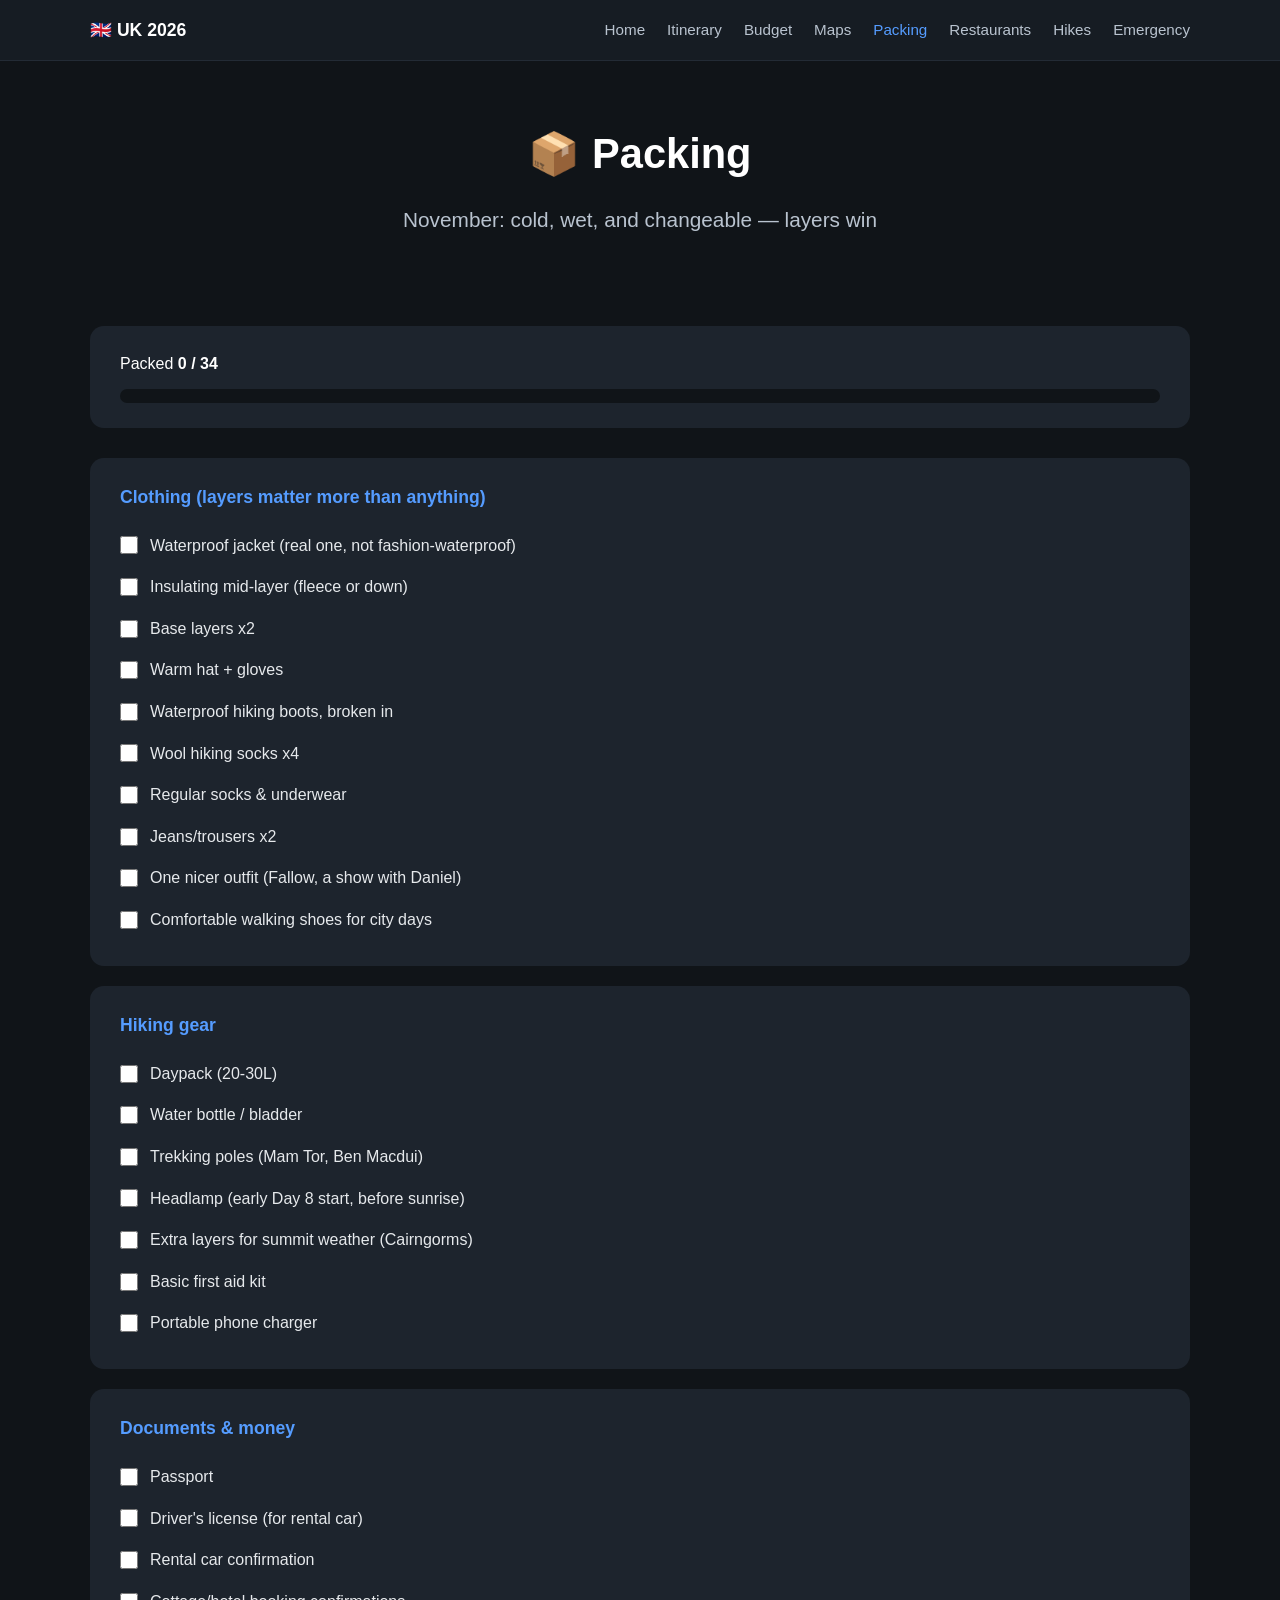
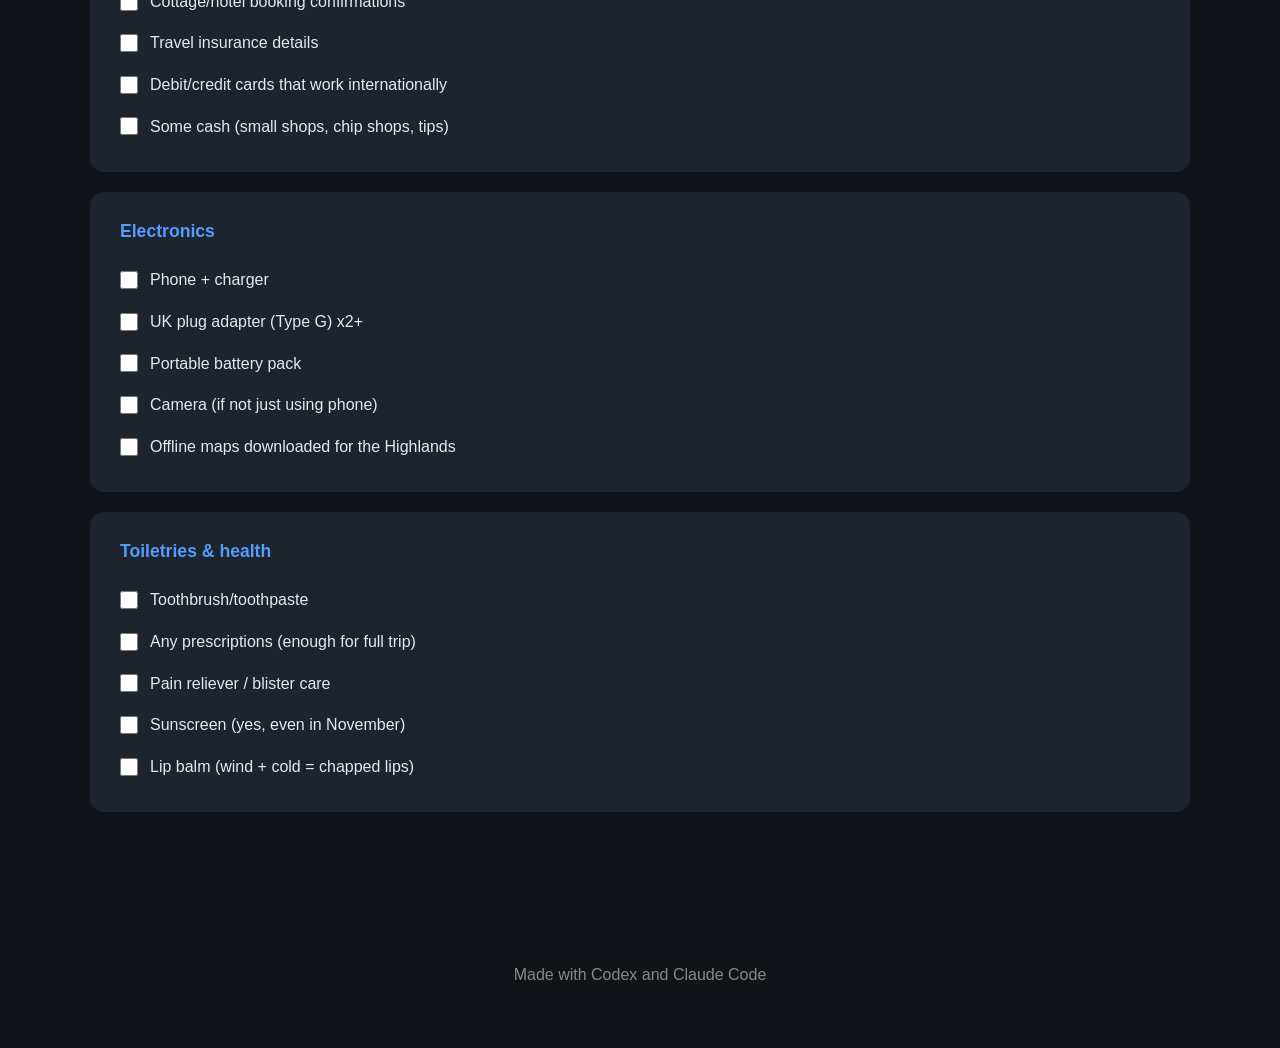
<file: packing.html>
<!DOCTYPE html>
<html lang="en">

<head>
    <meta charset="UTF-8">
    <meta name="viewport" content="width=device-width, initial-scale=1.0">

    <title>Packing - UK Road Trip 2026</title>

    <link rel="stylesheet" href="CSS/style.css">
</head>

<body>

    <nav class="site-nav">
        <div class="nav-inner">
            <a class="nav-logo" href="index.html">🇬🇧 UK 2026</a>
            <div class="nav-links">
                <a href="index.html">Home</a>
                <a href="itinerary.html">Itinerary</a>
                <a href="budget.html">Budget</a>
                <a href="map.html">Maps</a>
                <a href="packing.html" class="active">Packing</a>
                <a href="restaurants.html">Restaurants</a>
                <a href="hikes.html">Hikes</a>
                <a href="emergency.html">Emergency</a>
            </div>
        </div>
    </nav>

    <div class="page-header">
        <h1>📦 Packing</h1>
        <p class="subtitle">November: cold, wet, and changeable — layers win</p>
    </div>

    <section>

        <div class="progress-wrap">
            <span class="label">Packed</span>
            <strong id="progress-label">0 / 0</strong>
            <div class="progress-track">
                <div class="progress-fill" id="progress-fill" style="width:0%"></div>
            </div>
        </div>

        <div id="checklist-container">
            <!-- categories injected by packing.js -->
        </div>

    </section>

    <footer>
        Made with Codex and Claude Code
    </footer>

    <script src="js/main.js"></script>
    <script src="js/packing.js"></script>

</body>

</html>
</file>
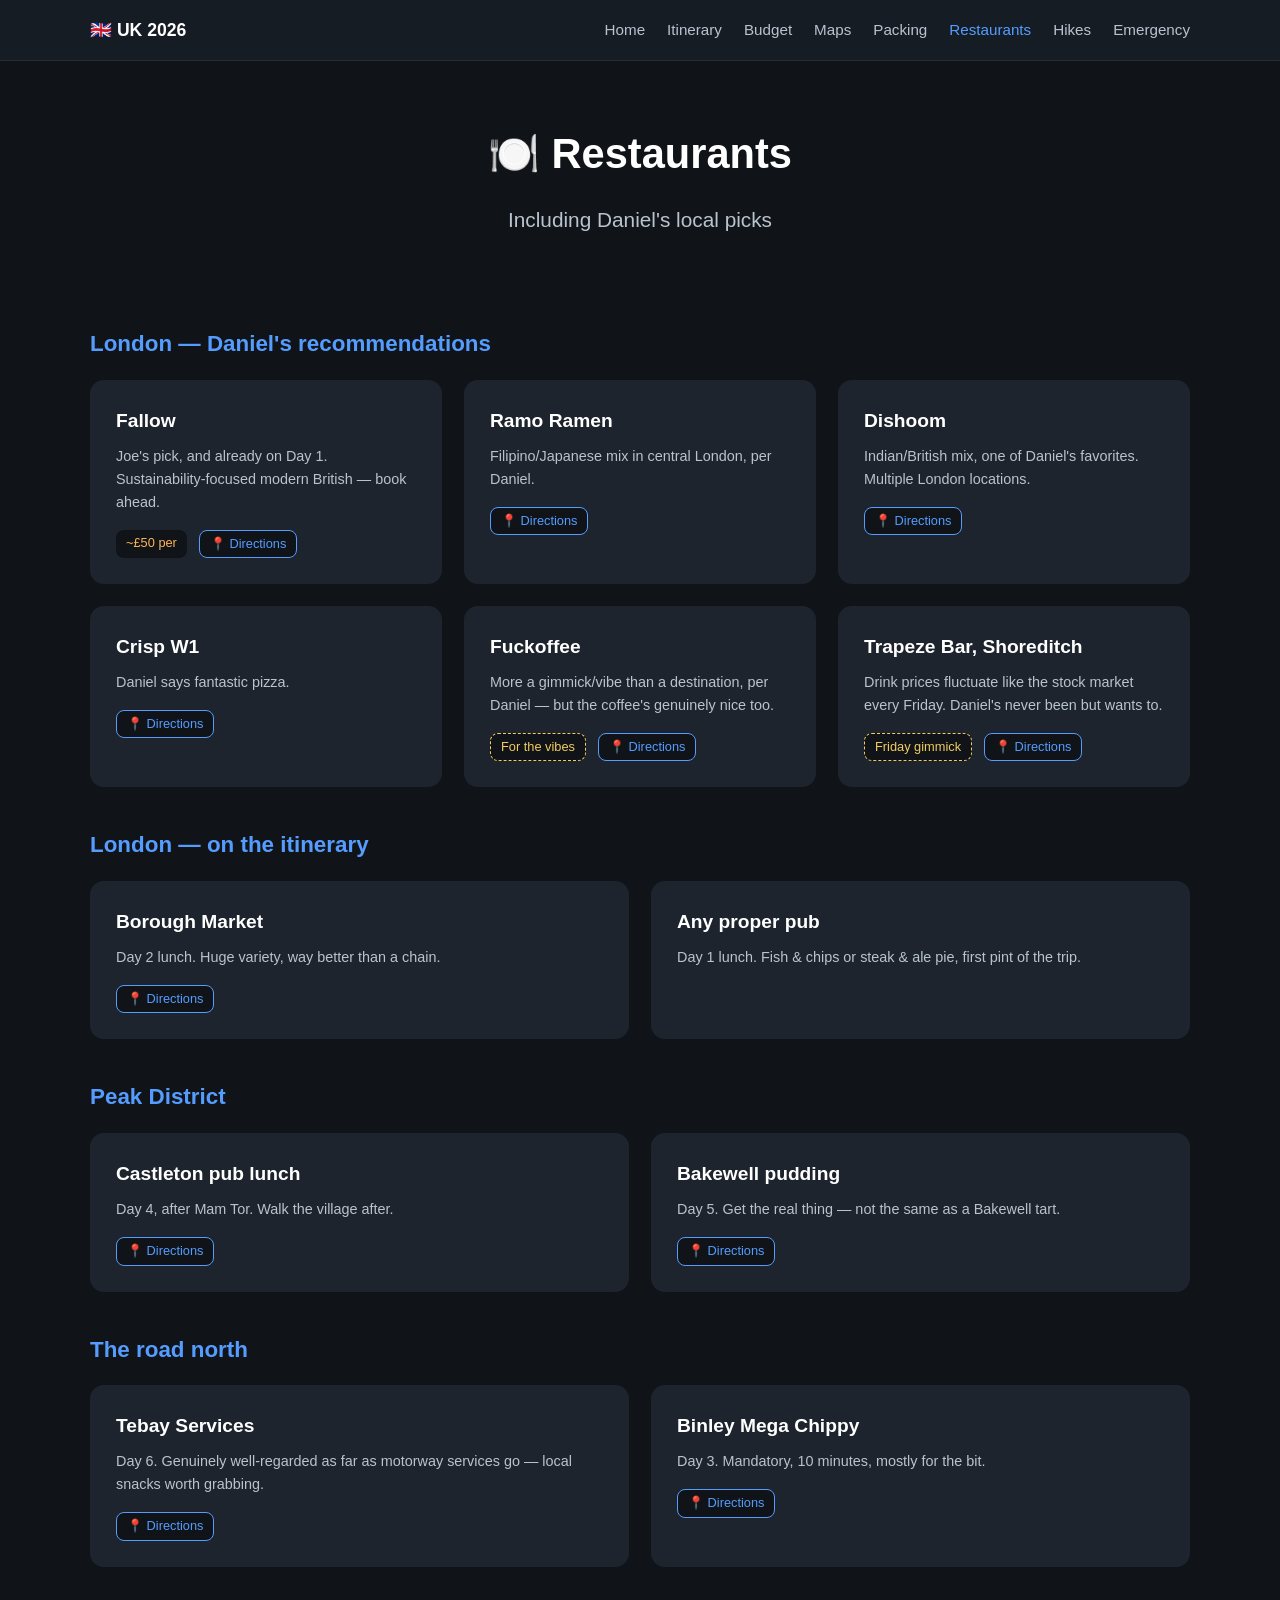
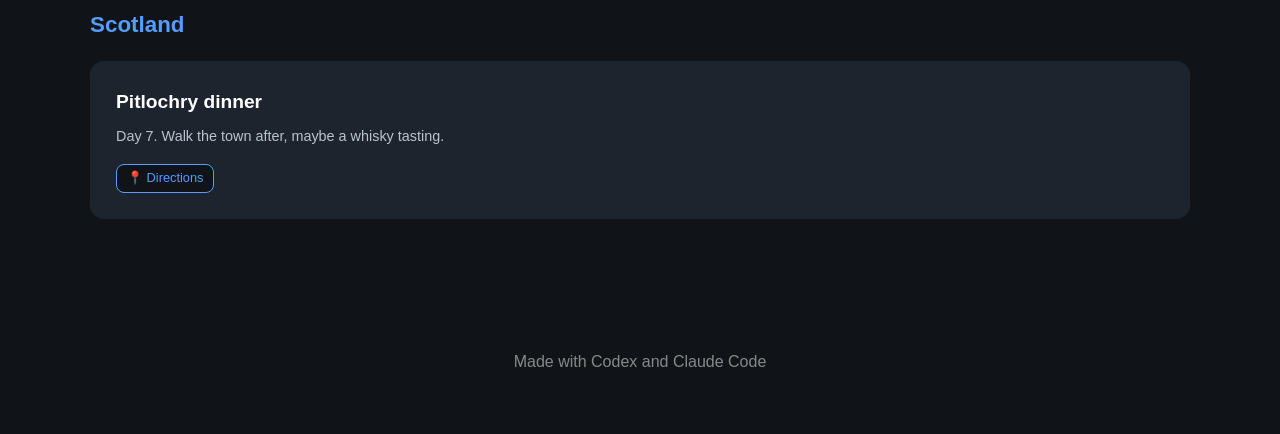
<file: restaurants.html>
<!DOCTYPE html>
<html lang="en">

<head>
    <meta charset="UTF-8">
    <meta name="viewport" content="width=device-width, initial-scale=1.0">

    <title>Restaurants - UK Road Trip 2026</title>

    <link rel="stylesheet" href="CSS/style.css">
</head>

<body>

    <nav class="site-nav">
        <div class="nav-inner">
            <a class="nav-logo" href="index.html">🇬🇧 UK 2026</a>
            <div class="nav-links">
                <a href="index.html">Home</a>
                <a href="itinerary.html">Itinerary</a>
                <a href="budget.html">Budget</a>
                <a href="map.html">Maps</a>
                <a href="packing.html">Packing</a>
                <a href="restaurants.html" class="active">Restaurants</a>
                <a href="hikes.html">Hikes</a>
                <a href="emergency.html">Emergency</a>
            </div>
        </div>
    </nav>

    <div class="page-header">
        <h1>🍽️ Restaurants</h1>
        <p class="subtitle">Including Daniel's local picks</p>
    </div>

    <section>

        <h2 class="section-heading">London — Daniel's recommendations</h2>

        <div class="card-grid">

            <div class="info-card">
                <h3>Fallow</h3>
                <p>Joe's pick, and already on Day 1. Sustainability-focused modern British — book ahead.</p>
                <div class="tag-row">
                    <span class="tag price">~£50 per</span>
                    <a class="tag map-btn" target="_blank" rel="noopener" href="https://www.google.com/maps/dir/?api=1&destination=Fallow+Restaurant%2C+London">📍 Directions</a>
                </div>
            </div>

            <div class="info-card">
                <h3>Ramo Ramen</h3>
                <p>Filipino/Japanese mix in central London, per Daniel.</p>
                <div class="tag-row">
                    <a class="tag map-btn" target="_blank" rel="noopener" href="https://www.google.com/maps/dir/?api=1&destination=Ramo+Ramen%2C+London">📍 Directions</a>
                </div>
            </div>

            <div class="info-card">
                <h3>Dishoom</h3>
                <p>Indian/British mix, one of Daniel's favorites. Multiple London locations.</p>
                <div class="tag-row">
                    <a class="tag map-btn" target="_blank" rel="noopener" href="https://www.google.com/maps/dir/?api=1&destination=Dishoom%2C+London">📍 Directions</a>
                </div>
            </div>

            <div class="info-card">
                <h3>Crisp W1</h3>
                <p>Daniel says fantastic pizza.</p>
                <div class="tag-row">
                    <a class="tag map-btn" target="_blank" rel="noopener" href="https://www.google.com/maps/dir/?api=1&destination=Crisp+W1%2C+London">📍 Directions</a>
                </div>
            </div>

            <div class="info-card">
                <h3>Fuckoffee</h3>
                <p>More a gimmick/vibe than a destination, per Daniel — but the coffee's genuinely nice too.</p>
                <div class="tag-row">
                    <span class="tag maybe">For the vibes</span>
                    <a class="tag map-btn" target="_blank" rel="noopener" href="https://www.google.com/maps/dir/?api=1&destination=Fuckoffee%2C+London">📍 Directions</a>
                </div>
            </div>

            <div class="info-card">
                <h3>Trapeze Bar, Shoreditch</h3>
                <p>Drink prices fluctuate like the stock market every Friday. Daniel's never been but wants to.</p>
                <div class="tag-row">
                    <span class="tag maybe">Friday gimmick</span>
                    <a class="tag map-btn" target="_blank" rel="noopener" href="https://www.google.com/maps/dir/?api=1&destination=Trapeze+Bar%2C+Shoreditch">📍 Directions</a>
                </div>
            </div>

        </div>

        <h2 class="section-heading">London — on the itinerary</h2>

        <div class="card-grid">

            <div class="info-card">
                <h3>Borough Market</h3>
                <p>Day 2 lunch. Huge variety, way better than a chain.</p>
                <div class="tag-row">
                    <a class="tag map-btn" target="_blank" rel="noopener" href="https://www.google.com/maps/dir/?api=1&destination=Borough+Market%2C+London">📍 Directions</a>
                </div>
            </div>

            <div class="info-card">
                <h3>Any proper pub</h3>
                <p>Day 1 lunch. Fish & chips or steak & ale pie, first pint of the trip.</p>
            </div>

        </div>

        <h2 class="section-heading">Peak District</h2>

        <div class="card-grid">

            <div class="info-card">
                <h3>Castleton pub lunch</h3>
                <p>Day 4, after Mam Tor. Walk the village after.</p>
                <div class="tag-row">
                    <a class="tag map-btn" target="_blank" rel="noopener" href="https://www.google.com/maps/dir/?api=1&destination=Castleton%2C+Derbyshire">📍 Directions</a>
                </div>
            </div>

            <div class="info-card">
                <h3>Bakewell pudding</h3>
                <p>Day 5. Get the real thing — not the same as a Bakewell tart.</p>
                <div class="tag-row">
                    <a class="tag map-btn" target="_blank" rel="noopener" href="https://www.google.com/maps/dir/?api=1&destination=Bakewell%2C+Derbyshire">📍 Directions</a>
                </div>
            </div>

        </div>

        <h2 class="section-heading">The road north</h2>

        <div class="card-grid">

            <div class="info-card">
                <h3>Tebay Services</h3>
                <p>Day 6. Genuinely well-regarded as far as motorway services go — local snacks worth grabbing.</p>
                <div class="tag-row">
                    <a class="tag map-btn" target="_blank" rel="noopener" href="https://www.google.com/maps/dir/?api=1&destination=Tebay+Services">📍 Directions</a>
                </div>
            </div>

            <div class="info-card">
                <h3>Binley Mega Chippy</h3>
                <p>Day 3. Mandatory, 10 minutes, mostly for the bit.</p>
                <div class="tag-row">
                    <a class="tag map-btn" target="_blank" rel="noopener" href="https://www.google.com/maps/dir/?api=1&destination=Binley+Mega+Chippy%2C+Coventry">📍 Directions</a>
                </div>
            </div>

        </div>

        <h2 class="section-heading">Scotland</h2>

        <div class="card-grid">

            <div class="info-card">
                <h3>Pitlochry dinner</h3>
                <p>Day 7. Walk the town after, maybe a whisky tasting.</p>
                <div class="tag-row">
                    <a class="tag map-btn" target="_blank" rel="noopener" href="https://www.google.com/maps/dir/?api=1&destination=Pitlochry">📍 Directions</a>
                </div>
            </div>

        </div>

    </section>

    <footer>
        Made with Codex and Claude Code
    </footer>

    <script src="js/main.js"></script>

</body>

</html>
</file>
<file: CSS/style.css>
*{
    margin:0;
    padding:0;
    box-sizing:border-box;
}

body{

    font-family:Arial, Helvetica, sans-serif;

    background:#101418;

    color:white;

    line-height:1.6;

}

.site-nav{

    position:sticky;

    top:0;

    z-index:100;

    background:#161c23;

    border-bottom:1px solid #232b35;

}

.nav-inner{

    width:min(1100px,90%);

    margin:auto;

    display:flex;

    align-items:center;

    justify-content:space-between;

    padding:16px 0;

    flex-wrap:wrap;

    gap:12px;

}

.nav-logo{

    color:white;

    font-weight:bold;

    text-decoration:none;

    font-size:1.1rem;

}

.nav-links{

    display:flex;

    gap:22px;

    flex-wrap:wrap;

}

.nav-links a{

    color:#b9c3cf;

    text-decoration:none;

    font-size:.95rem;

    transition:.2s;

}

.nav-links a:hover,.nav-links a.active{

    color:#559cff;

}

a.day{

    display:block;

    text-decoration:none;

    color:inherit;

}

.page-header{

    padding:60px 0 20px;

    text-align:center;

}

.page-header h1{

    font-size:2.6rem;

}

.day-tabs{

    display:flex;

    gap:10px;

    flex-wrap:wrap;

    justify-content:center;

    margin-bottom:40px;

}

.day-tabs a{

    background:#1d242d;

    color:#b9c3cf;

    padding:10px 18px;

    border-radius:20px;

    text-decoration:none;

    font-size:.9rem;

    transition:.2s;

}

.day-tabs a:hover{

    background:#2f81f7;

    color:white;

}

.day-block{

    background:#1d242d;

    border-radius:14px;

    padding:35px;

    margin-bottom:30px;

    scroll-margin-top:100px;

}

.day-block-header{

    display:flex;

    justify-content:space-between;

    align-items:flex-start;

    flex-wrap:wrap;

    gap:20px;

    border-bottom:1px solid #2a323d;

    padding-bottom:20px;

    margin-bottom:10px;

}

.day-block-header h2{

    font-size:1.8rem;

}

.day-block-header .day-location{

    color:#559cff;

    font-size:1.05rem;

}

.day-stats{

    display:flex;

    gap:24px;

    flex-wrap:wrap;

}

.day-stats span{

    color:#b9c3cf;

    font-size:.9rem;

}

.day-stats strong{

    display:block;

    color:white;

    font-size:1rem;

}

.timeline{

    margin-top:20px;

}

.time-block{

    display:flex;

    gap:24px;

    padding:22px 0;

    border-top:1px solid #2a323d;

}

.time-block:first-child{

    border-top:none;

}

.time-block .time{

    min-width:70px;

    color:#559cff;

    font-weight:bold;

}

.time-block .details h4{

    font-size:1.1rem;

    margin-bottom:6px;

}

.time-block .details p{

    color:#b9c3cf;

    font-size:.95rem;

    margin:2px 0;

}

.tag{

    display:inline-block;

    background:#101418;

    color:#b9c3cf;

    font-size:.8rem;

    padding:3px 10px;

    border-radius:8px;

    margin-right:6px;

    margin-top:6px;

}

.tag.price{

    color:#ffb454;

}

.tag.free{

    color:#7ee787;

}

.tag.maybe{

    color:#f2cc60;

    border:1px dashed #f2cc60;

}

.tag.map-btn{

    color:#559cff;

    border:1px solid #559cff;

    text-decoration:none;

    cursor:pointer;

}

.tag.map-btn:hover{

    background:#559cff;

    color:white;

}

.stars{

    color:#559cff;

    letter-spacing:2px;

}

header{

    min-height:100vh;

    display:flex;

    flex-direction:column;

    justify-content:center;

    align-items:center;

    text-align:center;

    padding:40px;

}

h1{

    font-size:4rem;

}

.subtitle{

    margin-top:15px;

    color:#b9c3cf;

    font-size:1.3rem;

}

.button{

    margin-top:40px;

    background:#2f81f7;

    color:white;

    padding:16px 36px;

    border-radius:8px;

    text-decoration:none;

    transition:.25s;

}

.button:hover{

    background:#559cff;

}

section{

    width:min(1100px,90%);

    margin:auto;

    padding:70px 0;

}

.cards{

    display:grid;

    grid-template-columns:repeat(auto-fit,minmax(220px,1fr));

    gap:20px;

    margin-top:30px;

}

.card,.day{

    background:#1d242d;

    padding:25px;

    border-radius:12px;

    transition:.3s;

}

.card:hover,.day:hover{

    transform:translateY(-6px);

}

.highlight-list{

    margin-top:25px;

    display:grid;

    grid-template-columns:repeat(auto-fit,minmax(250px,1fr));

    gap:15px;

    list-style:none;

}

.highlight-list li{

    background:#1d242d;

    padding:18px;

    border-radius:10px;

}

footer{

    padding:60px;

    text-align:center;

    color:#888;

}

/* Budget page */

.budget-summary{

    display:grid;

    grid-template-columns:repeat(auto-fit,minmax(200px,1fr));

    gap:20px;

    margin-bottom:40px;

}

.summary-card{

    background:#1d242d;

    border-radius:12px;

    padding:25px;

    text-align:center;

}

.summary-card .label{

    color:#b9c3cf;

    font-size:.9rem;

    display:block;

    margin-bottom:8px;

}

.summary-card .value{

    font-size:1.9rem;

    font-weight:bold;

    color:#559cff;

}

.people-control{

    display:flex;

    align-items:center;

    justify-content:center;

    gap:10px;

    margin-top:10px;

}

.people-control button{

    background:#101418;

    color:white;

    border:none;

    width:28px;

    height:28px;

    border-radius:6px;

    font-size:1rem;

    cursor:pointer;

}

.people-control button:hover{

    background:#2f81f7;

}

.expense-form{

    background:#1d242d;

    border-radius:14px;

    padding:30px;

    display:grid;

    grid-template-columns:2fr 1.3fr 1fr 1fr auto;

    gap:14px;

    align-items:end;

    margin-bottom:30px;

}

.expense-form label{

    display:block;

    color:#b9c3cf;

    font-size:.85rem;

    margin-bottom:6px;

}

.expense-form input,.expense-form select{

    width:100%;

    background:#101418;

    border:1px solid #2a323d;

    color:white;

    padding:10px 12px;

    border-radius:8px;

    font-size:.95rem;

}

.expense-form button{

    background:#2f81f7;

    color:white;

    border:none;

    padding:11px 20px;

    border-radius:8px;

    cursor:pointer;

    font-size:.95rem;

    transition:.2s;

}

.expense-form button:hover{

    background:#559cff;

}

.expense-list{

    background:#1d242d;

    border-radius:14px;

    padding:10px 30px;

}

.expense-row{

    display:grid;

    grid-template-columns:2fr 1.3fr 1fr 1fr auto;

    gap:14px;

    align-items:center;

    padding:18px 0;

    border-top:1px solid #2a323d;

}

.expense-row:first-child{

    border-top:none;

}

.expense-row .cat-tag{

    display:inline-block;

    background:#101418;

    color:#b9c3cf;

    font-size:.75rem;

    padding:3px 10px;

    border-radius:8px;

    width:fit-content;

}

.expense-row .cost{

    color:#ffb454;

    font-weight:bold;

}

.expense-row .per-person{

    color:#b9c3cf;

    font-size:.85rem;

}

.expense-row .delete-btn{

    background:none;

    border:none;

    color:#888;

    cursor:pointer;

    font-size:1.1rem;

}

.expense-row .delete-btn:hover{

    color:#e5534b;

}

.empty-state{

    text-align:center;

    color:#888;

    padding:40px 0;

}

.expense-row.skipped{

    opacity:.45;

}

.expense-row.skipped .cost,.expense-row.skipped div:first-child{

    text-decoration:line-through;

}

@media (max-width:800px){

    .expense-form,.expense-row{

        grid-template-columns:1fr 1fr;

    }

}

/* Map page */

.map-container{

    background:#1d242d;

    border-radius:14px;

    padding:12px;

    margin-bottom:30px;

}

#route-map{

    width:100%;

    height:520px;

    border-radius:10px;

}

.map-legend{

    display:grid;

    grid-template-columns:repeat(auto-fit,minmax(200px,1fr));

    gap:15px;

}

.map-legend .card h4{

    color:#559cff;

    margin-bottom:6px;

}

.map-legend .card p{

    color:#b9c3cf;

    font-size:.9rem;

}

/* Packing checklist */

.progress-wrap{

    background:#1d242d;

    border-radius:14px;

    padding:25px 30px;

    margin-bottom:30px;

}

.progress-track{

    background:#101418;

    border-radius:20px;

    height:14px;

    overflow:hidden;

    margin-top:12px;

}

.progress-fill{

    background:#559cff;

    height:100%;

    transition:width .3s;

}

.checklist-category{

    background:#1d242d;

    border-radius:14px;

    padding:25px 30px;

    margin-bottom:20px;

}

.checklist-category h3{

    margin-bottom:14px;

    color:#559cff;

    font-size:1.1rem;

}

.checklist-item{

    display:flex;

    align-items:center;

    gap:12px;

    padding:8px 0;

    cursor:pointer;

}

.checklist-item input{

    width:18px;

    height:18px;

    accent-color:#2f81f7;

}

.checklist-item span{

    color:#e6e9ec;

}

.checklist-item.checked span{

    color:#5c6672;

    text-decoration:line-through;

}

/* Generic info cards (restaurants, hikes, emergency) */

.card-grid{

    display:grid;

    grid-template-columns:repeat(auto-fit,minmax(280px,1fr));

    gap:22px;

}

.info-card{

    background:#1d242d;

    border-radius:14px;

    padding:26px;

}

.info-card h3{

    margin-bottom:8px;

    font-size:1.2rem;

}

.info-card p{

    color:#b9c3cf;

    font-size:.9rem;

    margin-bottom:10px;

}

.info-card .tag-row{

    display:flex;

    flex-wrap:wrap;

    gap:6px;

}

.section-heading{

    margin:40px 0 18px;

    font-size:1.4rem;

    color:#559cff;

}

.section-heading:first-of-type{

    margin-top:0;

}
</file>
